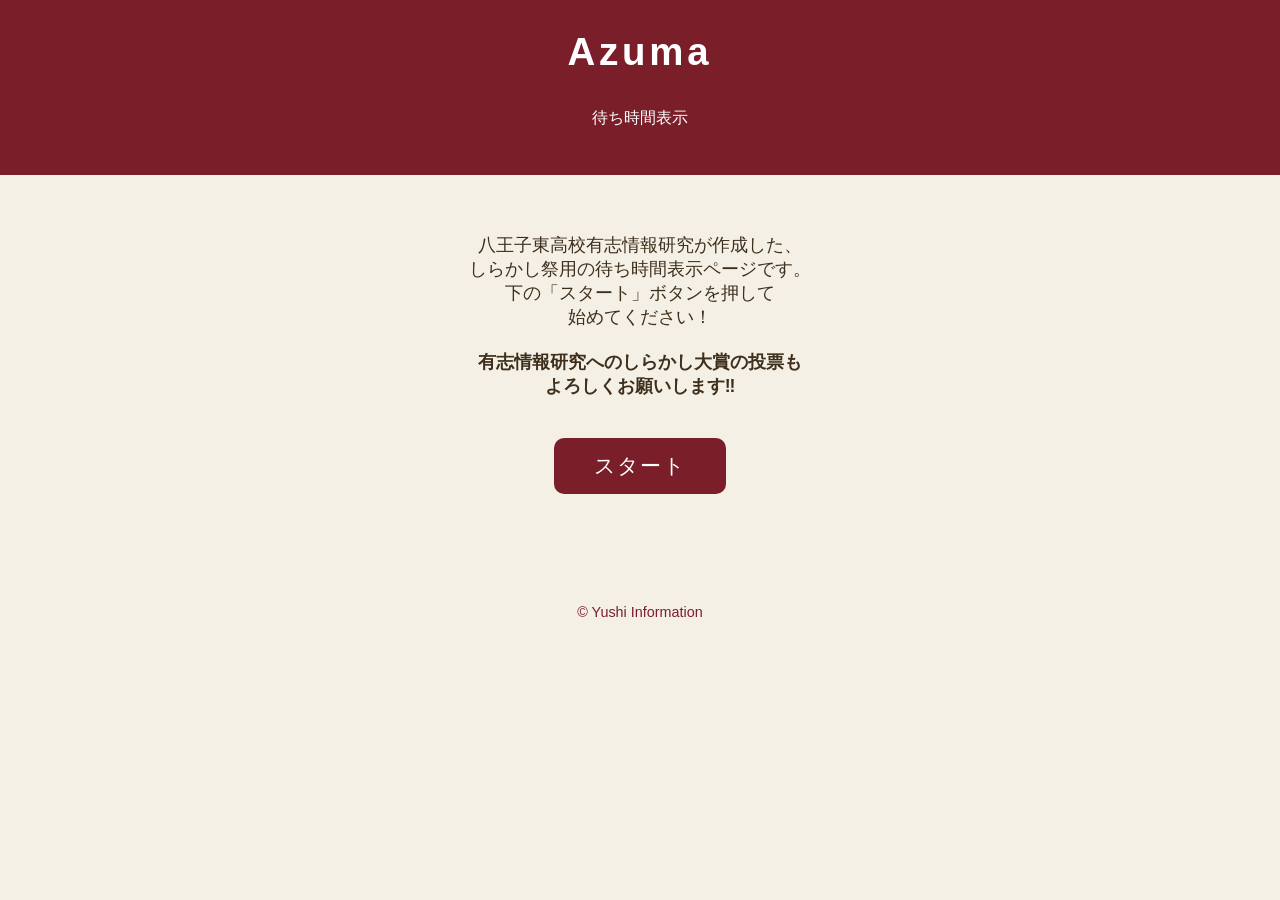
<file: index.html>
<!DOCTYPE html>
<html lang="ja">
<head>
    <meta charset="UTF-8">
    <meta name="viewport" content="width=device-width, initial-scale=1.0">
    <title>Azuma - 待ち時間表示</title>

    <style>
        body {
            margin: 0;
            font-family: "Hiragino Sans", "Noto Sans JP", sans-serif;
            background-color: #f5f0e6;
            color: #3e2f1c;
            text-align: center;
        }

        header {
            background-color: #7a1f2a;
            color: white;
            padding: 30px 10px;
        }

        h1 {
            margin: 0;
            font-size: 2.4rem;
            letter-spacing: 0.1em;
        }

        main {
            padding: 40px 10px;
        }

        .description {
            font-size: 1.1rem;
            margin-bottom: 30px;
        }

        .nav-buttons {
            margin-top: 20px;
        }

        .nav-buttons a {
            display: inline-block;
            background-color: #7a1f2a;
            color: white;
            padding: 14px 40px;
            margin: 10px;
            border-radius: 10px;
            text-decoration: none;
            font-size: 1.3rem;
            letter-spacing: 0.05em;
            transition: 0.2s;
        }

        .nav-buttons a:hover {
            background-color: #5c1820;
        }

        footer {
            margin-top: 40px;
            padding: 20px;
            font-size: 0.9rem;
            color: #7a1f2a;
        }
    </style>
</head>

<body>

<header>
    <h1>Azuma</h1>
    <br>
    <p>待ち時間表示</p>
</header>

<main>
    <p class="description">
        八王子東高校有志情報研究が作成した、<br>
        しらかし祭用の待ち時間表示ページです。<br>
        下の「スタート」ボタンを押して<br>
        始めてください！<br><br>

        <strong>有志情報研究へのしらかし大賞の投票も<br>よろしくお願いします‼</strong>
    </p>

    <div class="nav-buttons">
        <a href="main.html">スタート</a>
    </div>
</main>

<footer>
    © Yushi Information
</footer>

</body>
</html>
</file>
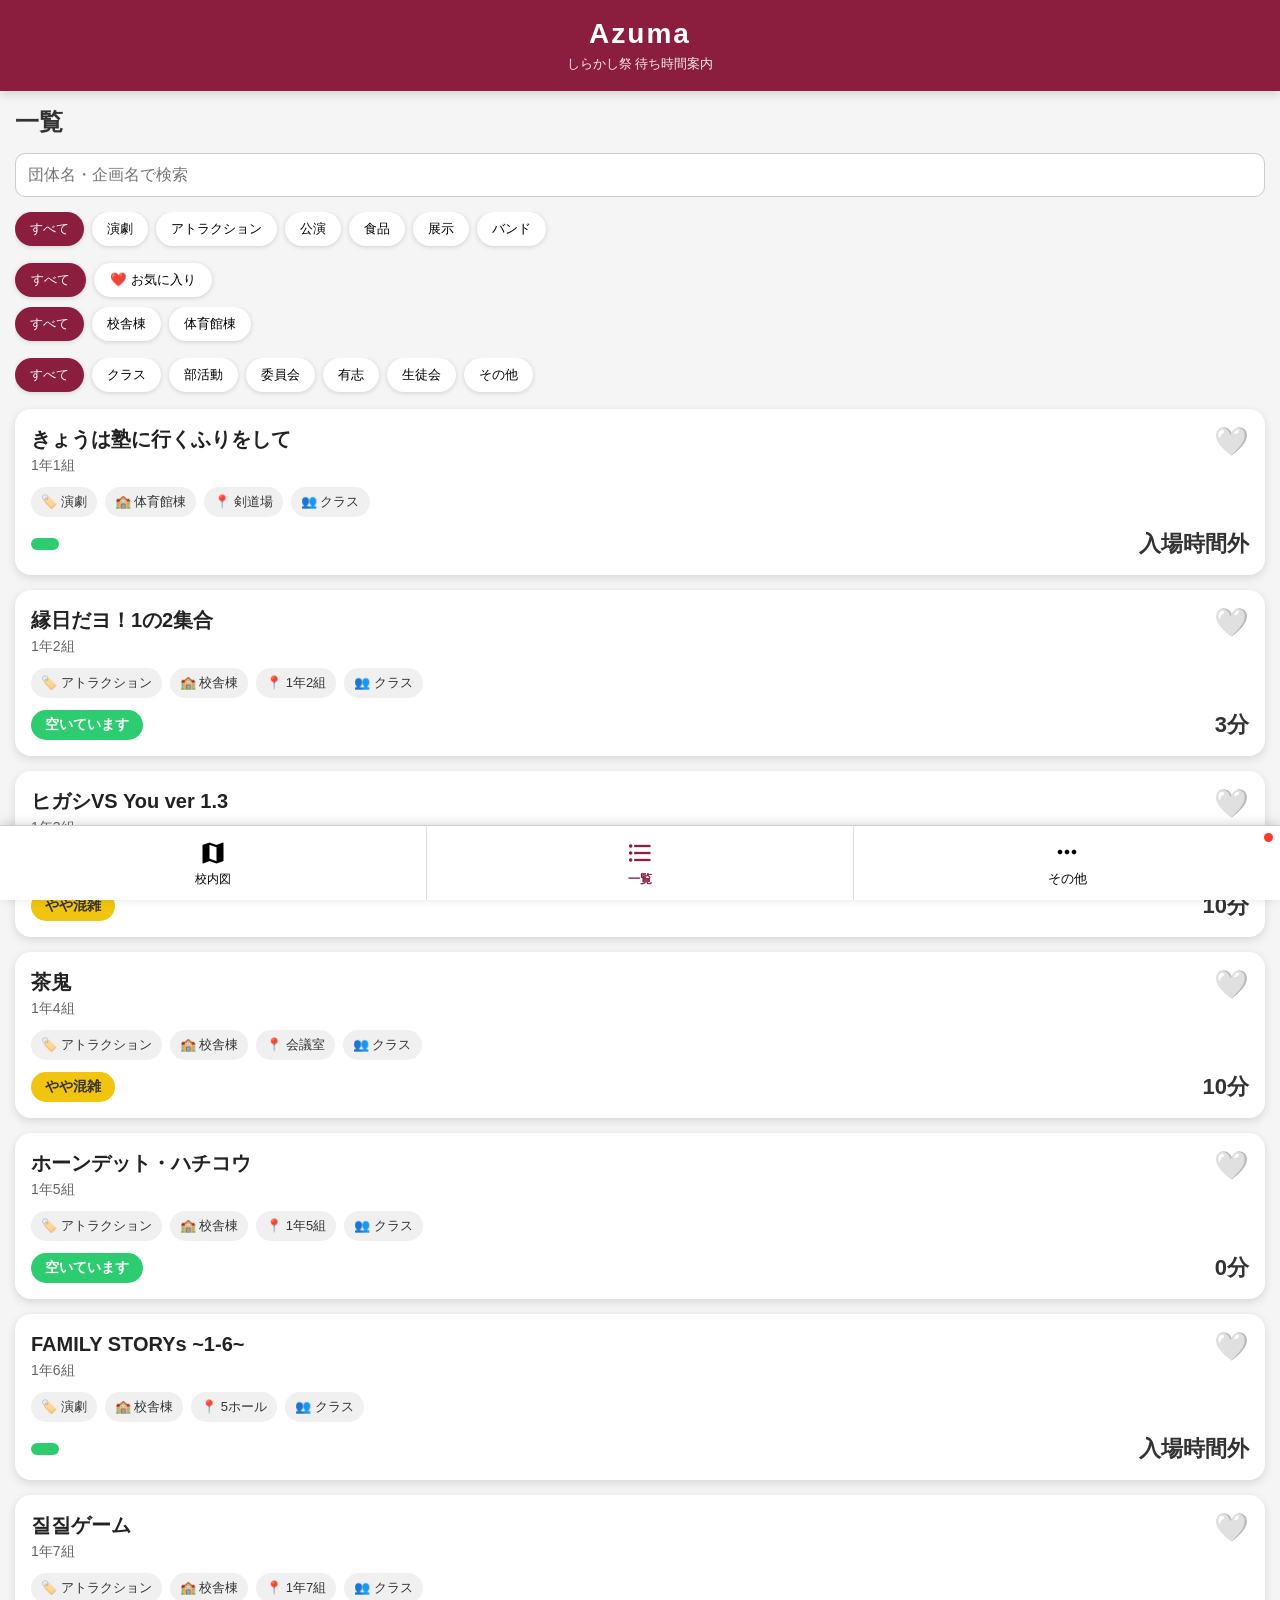
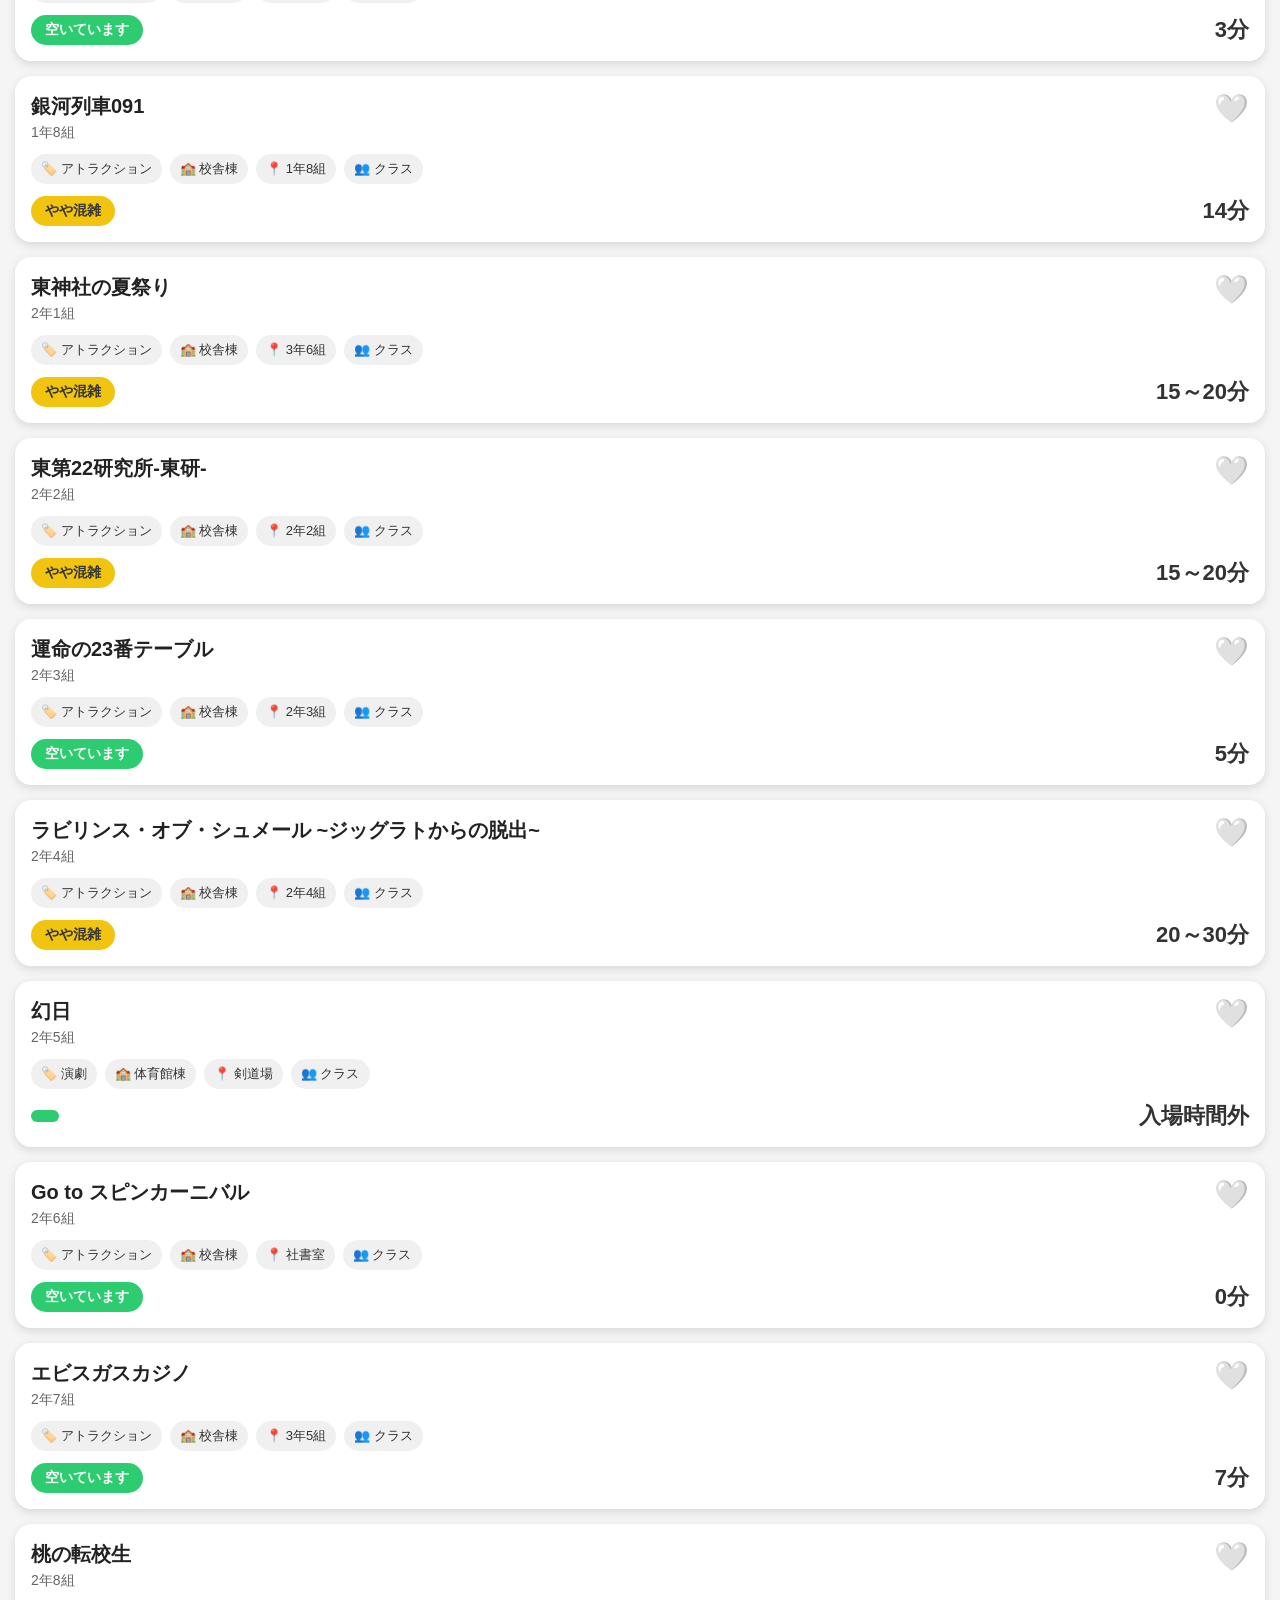
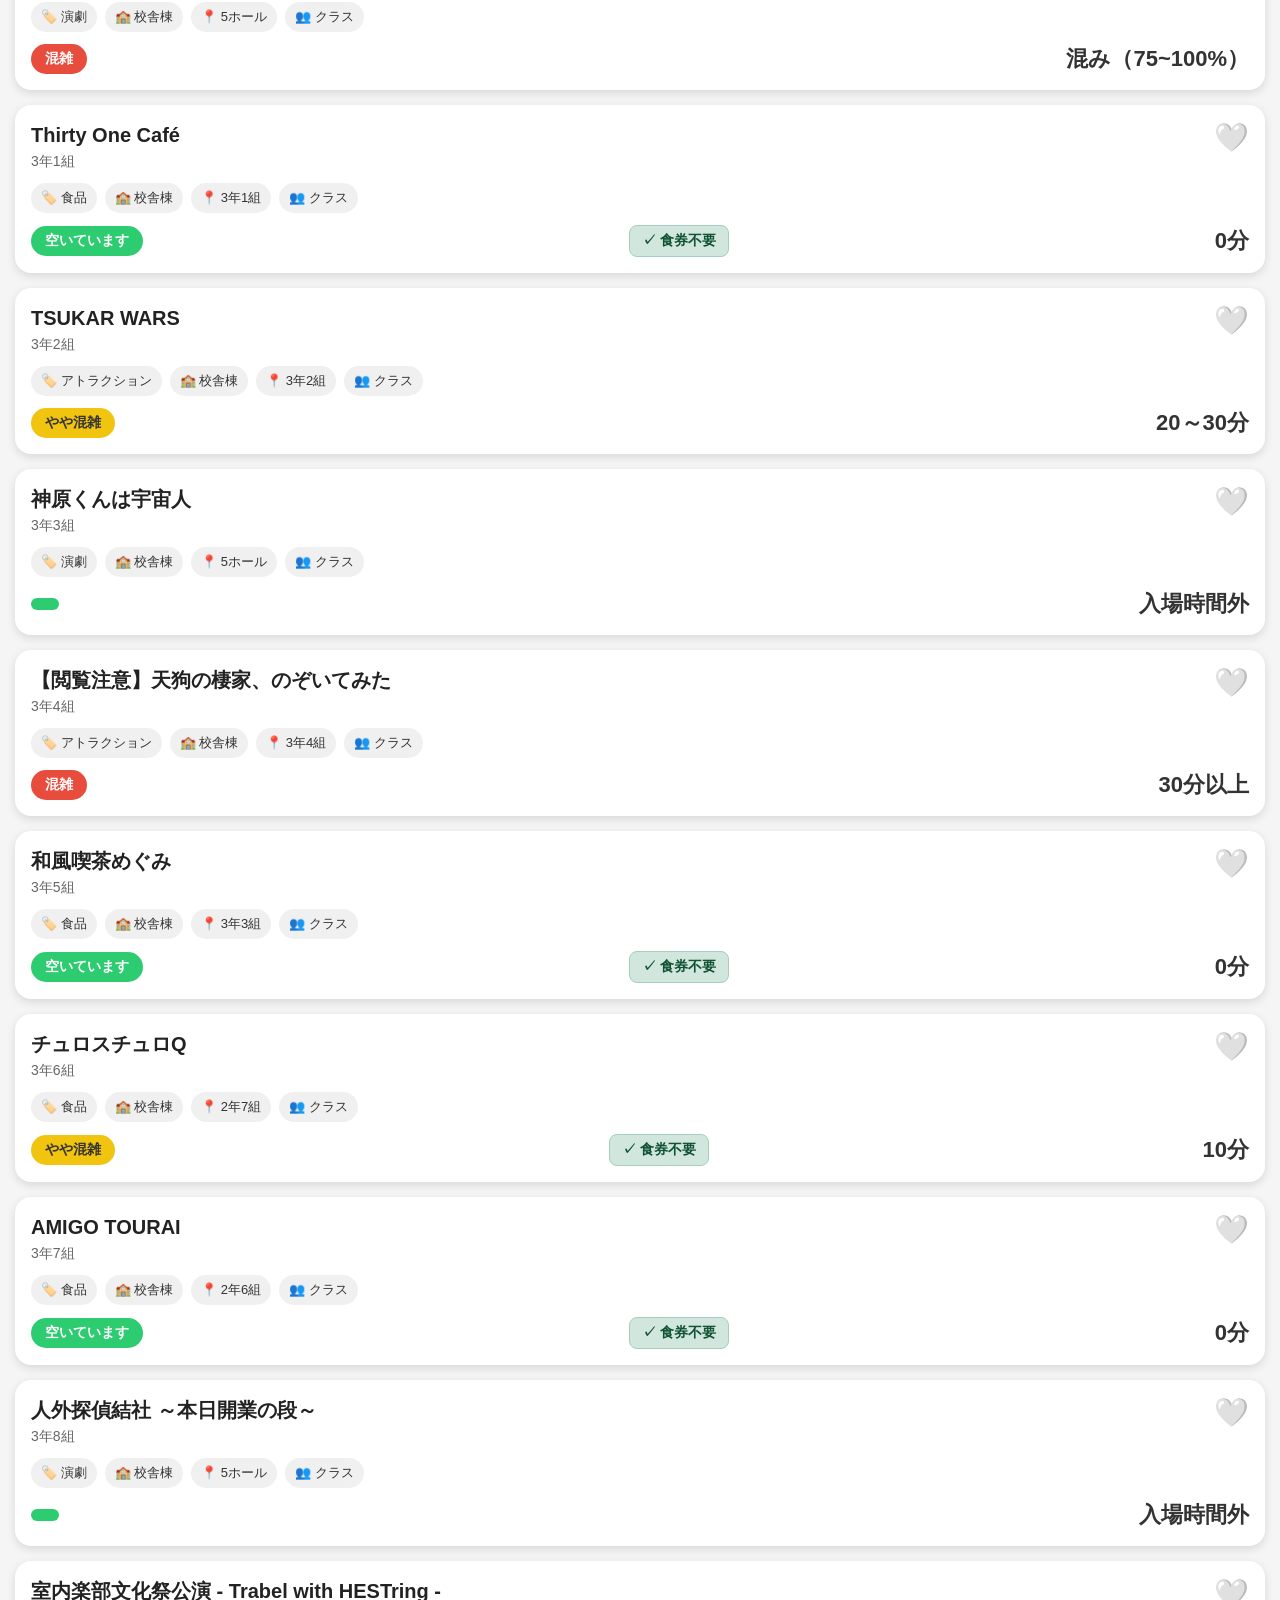
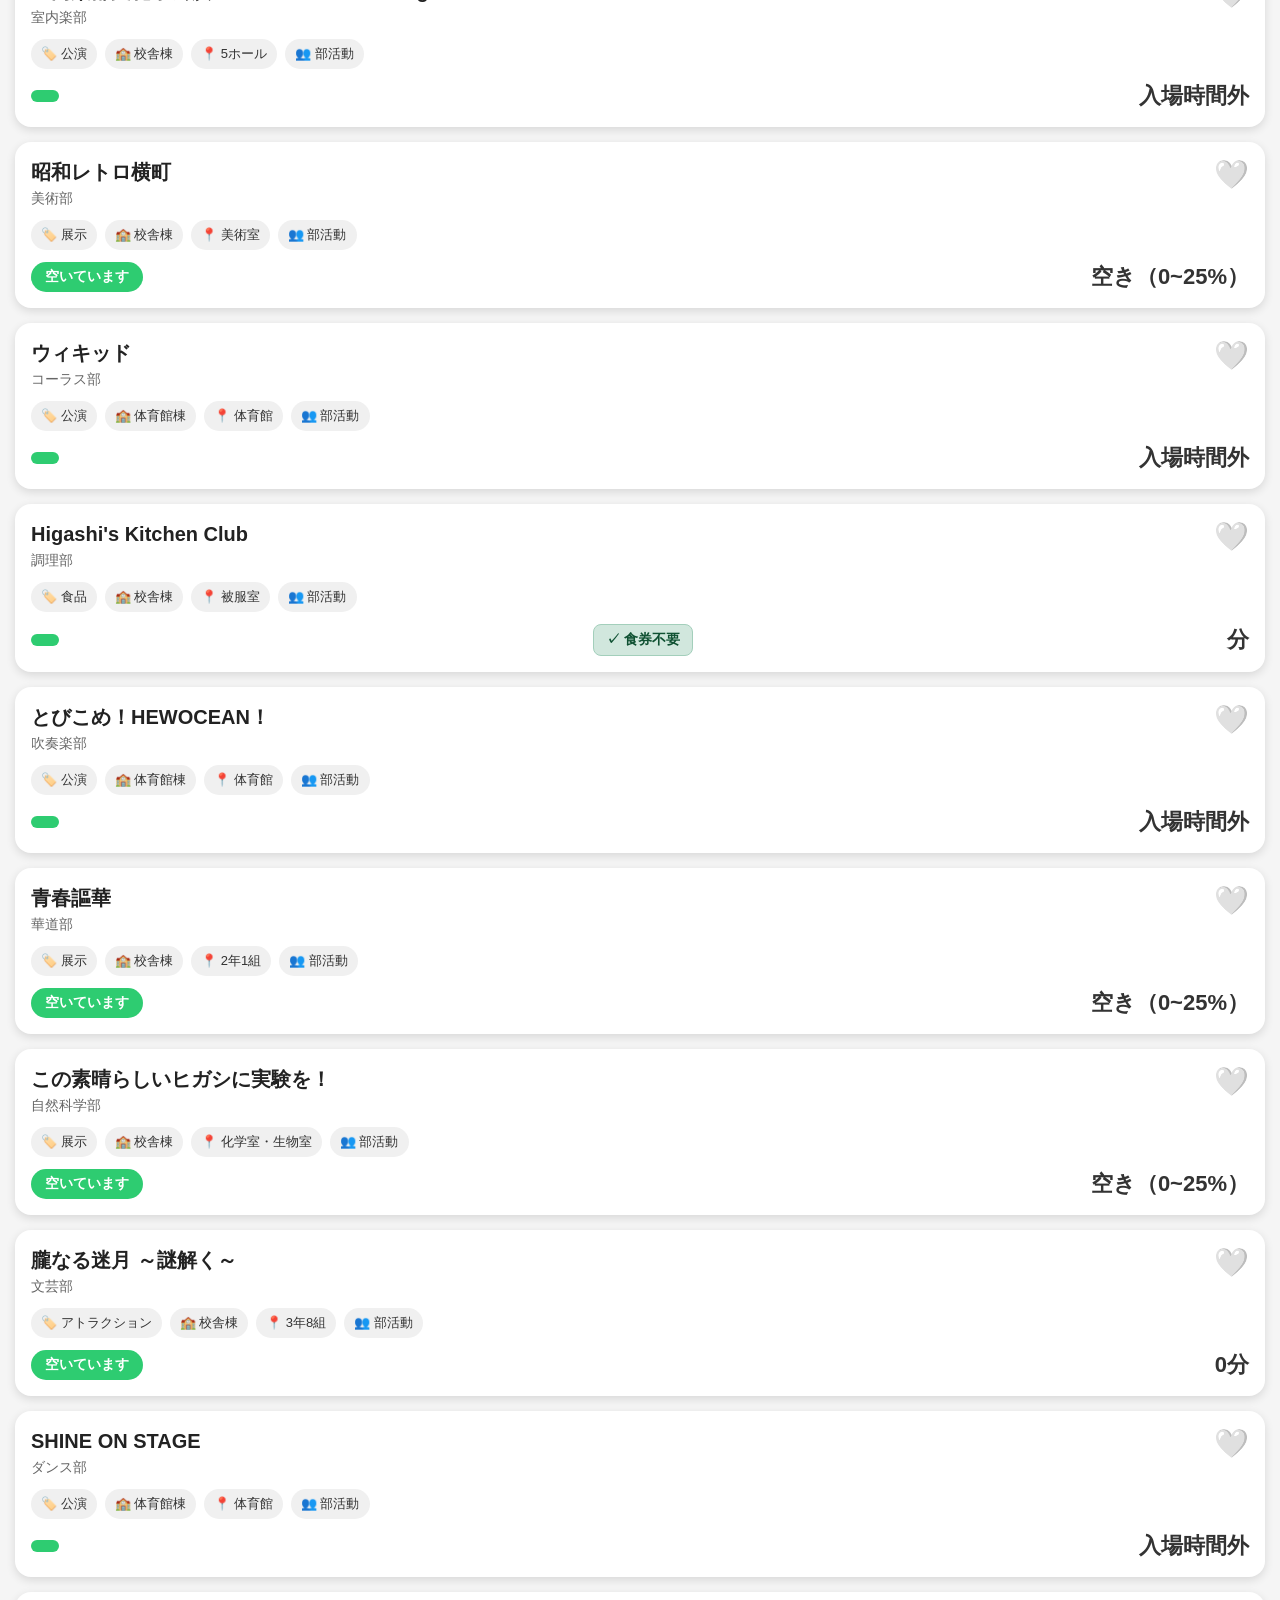
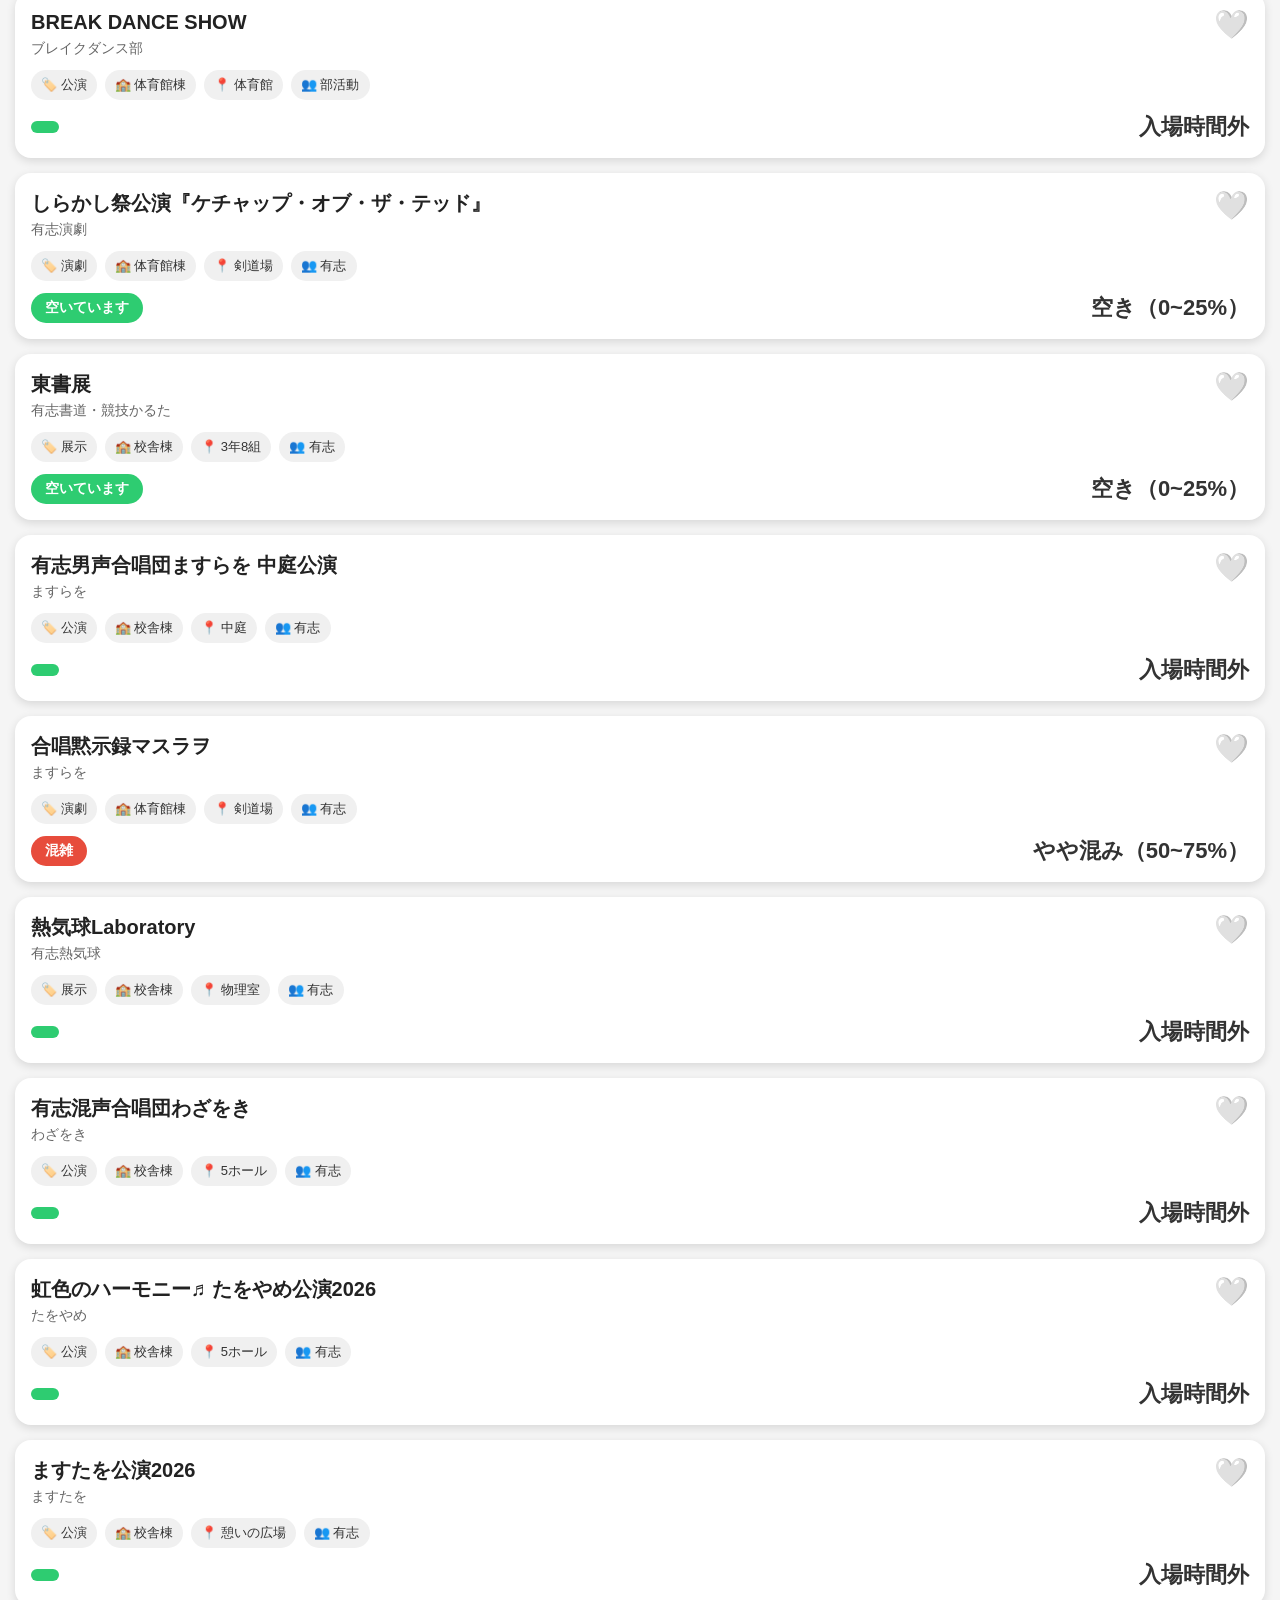
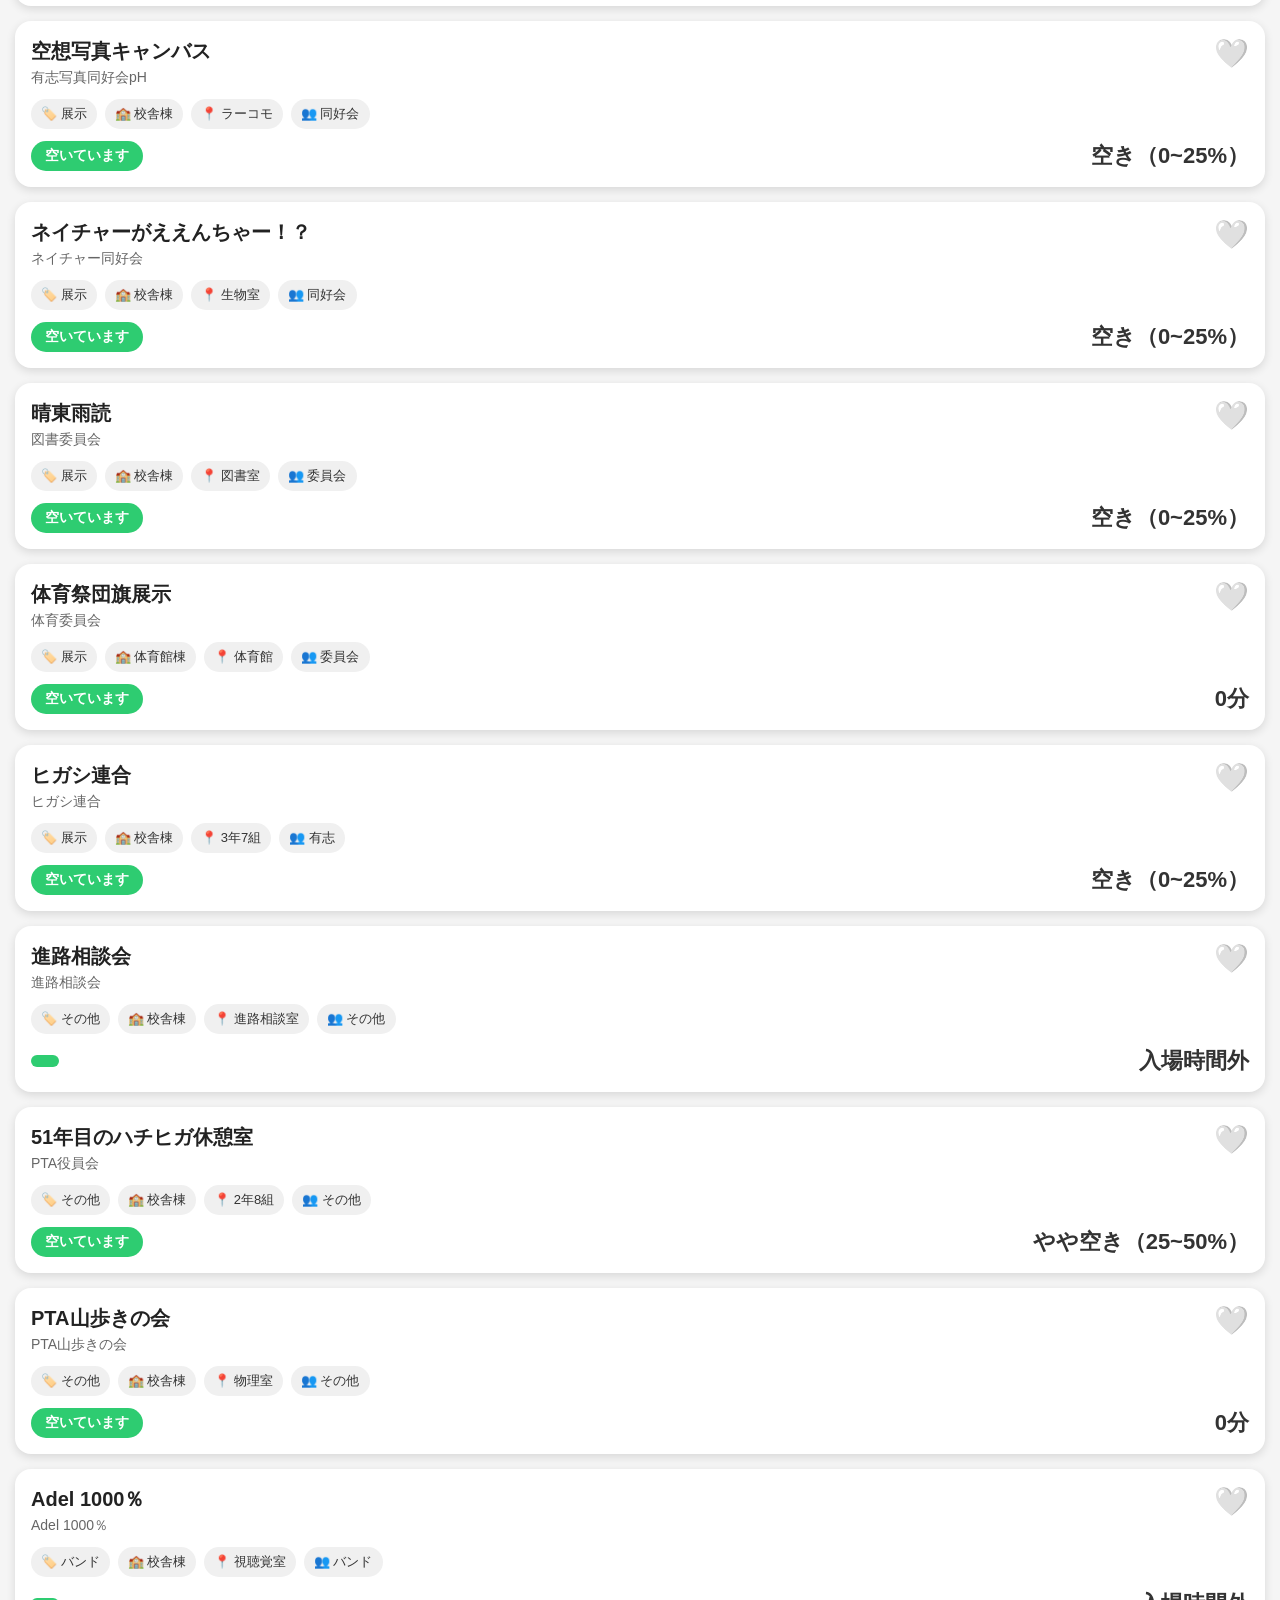
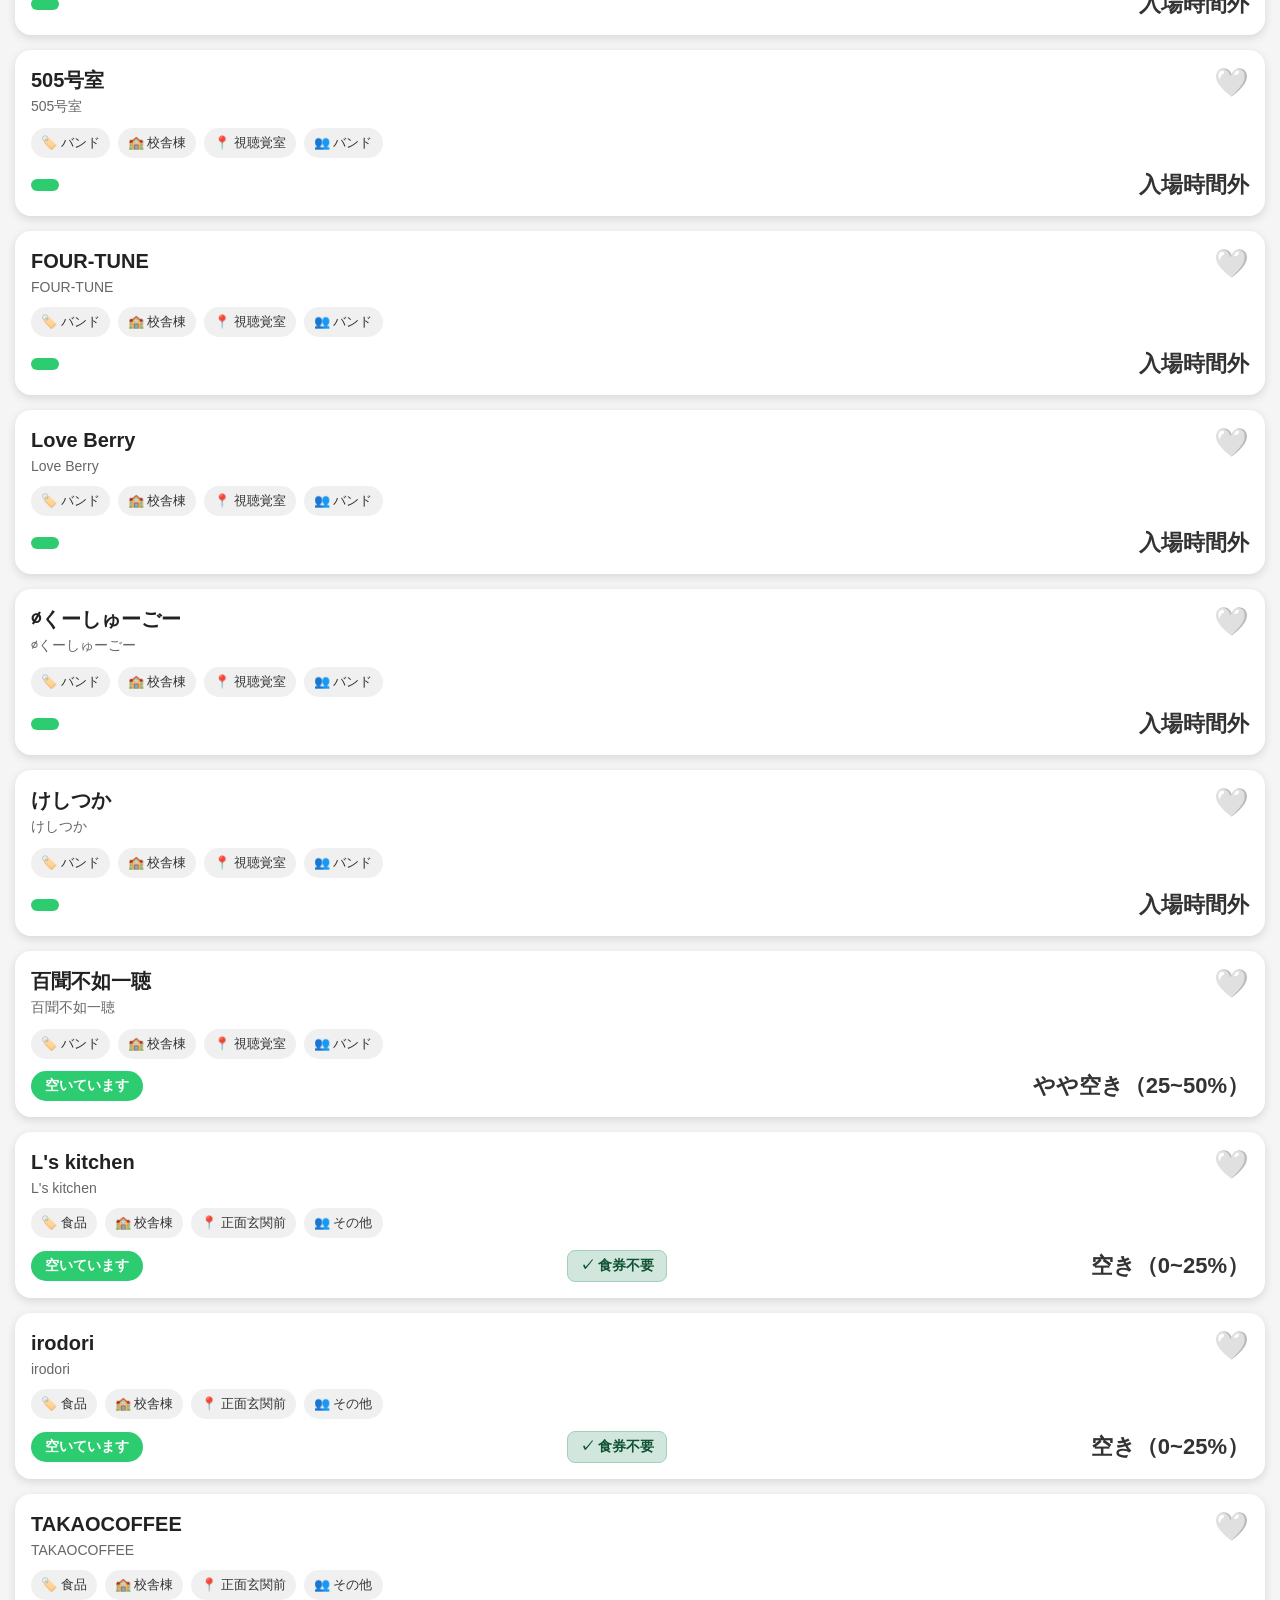
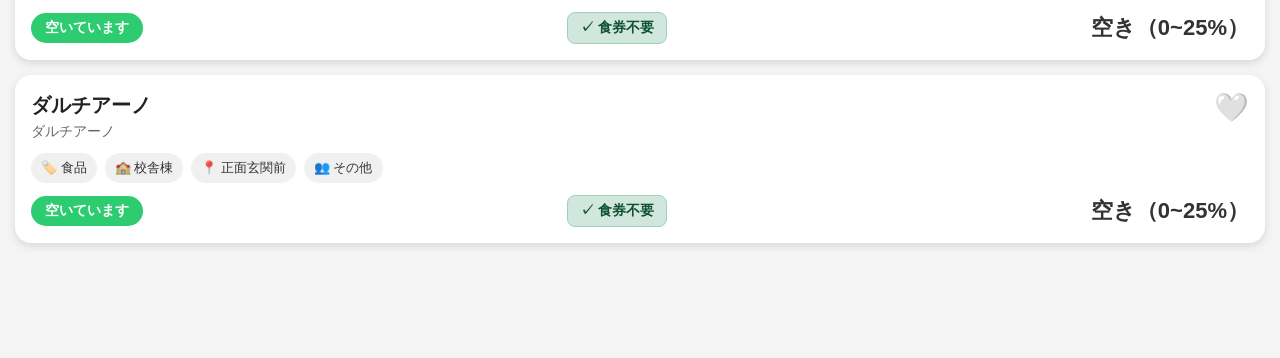
<file: main.html>
<!DOCTYPE html>
<html lang="ja">

<head>

    <meta charset="UTF-8">
    <meta name="viewport" content="width=device-width, initial-scale=1.0">

    <title>AZUMA</title>

    <!-- Google Material Icons -->
    <link href="https://fonts.googleapis.com/icon?family=Material+Icons" rel="stylesheet">

    <!-- CSS -->
    <link rel="stylesheet" href="style.css" type="text/css">

</head>

<body>

    <!-- ==========================
         Header
    =========================== -->

    <header class="header">

        <h1>Azuma</h1>

        <div class="subTitle">
            しらかし祭 待ち時間案内
        </div>

    </header>


    <!-- ==========================
         校内図
    =========================== -->

    <section id="mapPage" class="page">

        <div class="pageTitle">
            校内図
        </div>

        <div class="mapBox">

            <!-- 切り替えボタン -->

            <div class="mapTabs">

                <button
                    class="mapTab activeMapTab"
                    onclick="showMap('school')">

                    校舎棟

                </button>

                <button
                    class="mapTab"
                    onclick="showMap('gym')">

                    体育館棟

                </button>

            </div>


            <!-- ==========================
                 校舎棟
            =========================== -->

            <div id="schoolMap" class="mapArea activeMap">

                <!-- 地図 -->

                <div id="schoolFloorMap" class="floorMap">

                    <img
                        src="map/校舎棟5階.png"
                        class="schoolMapImage"
                        alt="校舎棟5階">

                    

                </div>


                <!-- 階数ボタン -->

                <div class="floorButtons">

                    <button
                        class="floorBtn"
                        onclick="showFloor('school', 1)">

                        1F

                    </button>

                    <button
                        class="floorBtn"
                        onclick="showFloor('school', 2)">

                        2F

                    </button>

                    <button
                        class="floorBtn"
                        onclick="showFloor('school', 3)">

                        3F

                    </button>

                    <button
                        class="floorBtn"
                        onclick="showFloor('school', 4)">

                        4F

                    </button>

                    <button
                        class="floorBtn activeFloor"
                        onclick="showFloor('school', 5)">

                        5F

                    </button>

                </div>

            </div>


            <!-- ==========================
                 体育館棟
            =========================== -->

            <div id="gymMap" class="mapArea">

                <div
                    id="gymFloorMap"
                    class="floorMap">

                    <img
                        id="gymMapImage"
                        class="schoolMapImage"
                        src="map/体育館1階.png"
                        alt="体育館1階">

                </div>


                <!-- 階数ボタン -->

                <div class="floorButtons">

                    <button
                        class="floorBtn activeFloor"
                        onclick="showFloor('gym', 1)">

                        1F

                    </button>

                    <button
                        class="floorBtn"
                        onclick="showFloor('gym', 2)">

                        2F

                    </button>

                    <button
                        class="floorBtn"
                        onclick="showFloor('gym', 3)">

                        3F

                    </button>

                </div>

            </div>

        </div>
        </section>
    

<section id="timetablePage" class="page">

    <div class="timetableHeader">

        <h2>公演スケジュール</h2>

        <div class="timetableDateButtons">

            <button
                id="date5Button"
                onclick="selectTimetableDate('9月5日')">
                9月5日（土）
            </button>

            <button
                id="date6Button"
                onclick="selectTimetableDate('9月6日')">
                9月6日（日）
            </button>

        </div>

    </div>

    <div class="timetableCurrentTime">
        現在時刻：
        <span id="timetableCurrentTime">--:--</span>
    </div>

    <div class="timetableWrapper">

        <div id="timetableGrid"></div>

    </div>

</section>


    <!-- ==========================
         一覧
    =========================== -->

    <section id="listPage" class="page">

        <div class="pageTitle">
            一覧
        </div>


        <!-- 検索 -->

        <div class="searchArea">

            <input
                id="searchBox"
                type="text"
                placeholder="団体名・企画名で検索">

        </div>


        <!-- カテゴリ -->

        <div class="filterArea">

            <button
                class="filterBtn activeFilter"
                onclick="filterCategory('すべて')">

                すべて

            </button>

            <button
                class="filterBtn"
                onclick="filterCategory('演劇')">

                演劇

            </button>

            <button
                class="filterBtn"
                onclick="filterCategory('アトラクション')">

                アトラクション

            </button>

            <button
                class="filterBtn"
                onclick="filterCategory('公演')">

                公演

            </button>

            <button
                class="filterBtn"
                onclick="filterCategory('食品')">

                食品

            </button>


            <button
                class="filterBtn"
                onclick="filterCategory('展示')">

                展示

            </button>

            <button
                class="filterBtn"
                onclick="filterCategory('バンド')">

                バンド

            </button>
        </div>

<div class="favoriteFilter">

    <button
        id="allBoothsBtn"
        class="favoriteFilterBtn activeFavoriteFilter"
        onclick="filterFavorite(false)">

        すべて

    </button>

    <button
        id="favoriteOnlyBtn"
        class="favoriteFilterBtn"
        onclick="filterFavorite(true)">

        ❤️ お気に入り

    </button>

</div>
        <!-- 建物 -->

        <div class="buildingFilter">

            <button
                class="buildingBtn activeBuilding"
                onclick="filterBuilding('すべて')">

                すべて

            </button>

            <button
                class="buildingBtn"
                onclick="filterBuilding('校舎棟')">

                校舎棟

            </button>

            <button
                class="buildingBtn"
                onclick="filterBuilding('体育館棟')">

                体育館棟

            </button>

        </div>


        <!-- 団体種別 -->

        <div class="groupFilter">

            <button
                class="groupBtn activeGroup"
                onclick="filterGroup('すべて')">

                すべて

            </button>

            <button
                class="groupBtn"
                onclick="filterGroup('クラス')">

                クラス

            </button>

            <button
                class="groupBtn"
                onclick="filterGroup('部活動')">

                部活動

            </button>

            <button
                class="groupBtn"
                onclick="filterGroup('委員会')">

                委員会

            </button>

            <button
                class="groupBtn"
                onclick="filterGroup('有志')">

                有志

            </button>

            <button
                class="groupBtn"
                onclick="filterGroup('生徒会')">

                生徒会

            </button>

            <button
                class="groupBtn"
                onclick="filterGroup('その他')">

                その他

            </button>

        </div>


        <!-- 団体一覧 -->

        <div id="boothList">
        </div>

    </section>


    <!-- ==========================
         その他
    =========================== -->

    <section id="otherPage" class="page">

      

        <div class="pageTitle">
            その他
        </div>


        <div class="otherMenu">
              <div
        class="menuCard"
        onclick="showSchedulePage(this)">

                <span class="material-icons">
                    schedule
                </span>

                <div>

                    <h3>タイムテーブル</h3>

                    <p>
                        公演時間はこちら。
                    </p>

                </div>

            </div>


          <div
    class="menuCard noticeMenuCard"
    onclick="showNoticePage()">
                <span class="material-icons">
                    campaign
                </span>

                <div>

                    <h3>お知らせ</h3>

                    <p>
                        運営からのお知らせを表示します。
                    </p>

                    <span
    id="noticeBadge"
    class="newNoticeDot">
</span>

                </div>

            </div>


            <div
    class="menuCard"
    onclick="showPamphletPage()">

                <span class="material-icons">
                    description
                </span>

                <div>

                    <h3>パンフレット</h3>

                    <p>
                        パンフレットを閲覧できます。
                    </p>

                </div>

            </div>


            <!-- 電車 -->

            <div
                class="menuCard"
                onclick="showTrainPage()">

                <span class="material-icons">
                    train
                </span>

                <div>

                    <h3>電車</h3>

                    <p>
                        次の八高線の電車が分かります。
                    </p>

                </div>

            </div>
            



        </div>

    </section>

     <!-- ==========================
     お知らせ
=========================== -->

<section id="noticePage" class="page">

    <div class="pageTitle">
        お知らせ
    </div>

    <div id="noticeList">
    </div>

</section>
    <!-- ==========================
     おまけ
=========================== -->

<section id="omakePage" class="page">

    <div class="pageTitle">
        おまけ
    </div>

    <div id="omakeList">
    </div>

</section>

<!-- ==========================
     パンフレット
=========================== -->

<section id="pamphletPage" class="page">

    <div class="pamphletViewer">

        <!-- PDF表示 -->

       <div class="pamphletImageBox">

    <img
        id="pamphletImage"
        src="pamphlet/1.jpg"
        alt="パンフレット 1ページ目">

</div>

        <!-- ページ操作 -->

        <div class="pamphletControls">

            <button
                id="pamphletPrev"
                class="pamphletNavButton"
                onclick="previousPamphletPage()">

                ← 前へ

            </button>


            <button
                id="pamphletNext"
                class="pamphletNavButton"
                onclick="nextPamphletPage()">

                次へ →

            </button>

        </div>

    </div>

</section>
    
    <!-- ==========================
         路線図
    =========================== -->

    <section id="trainPage" class="page">

        <div class="trainPageContent">

            <!-- タイトル -->

            <div class="trainTitle">
                <span>電車</span>
            </div>


            <!-- 上り・下り -->

            <div class="trainDirectionButtons">

                <div class="trainDirectionGroup">

                    <button
                        id="upButton"
                        class="trainDirection activeTrainDirection"
                        onclick="selectTrainDirection('up')">

                        上り

                    </button>

                    <div class="trainDirectionInfo">
                        （八王子方面）
                    </div>

                </div>


                <div class="trainDirectionGroup">

                    <button
                        id="downButton"
                        class="trainDirection"
                        onclick="selectTrainDirection('down')">

                        下り

                    </button>

                    <div class="trainDirectionInfo">
                        （拝島方面）
                    </div>

                </div>

            </div>


            <!-- 次の電車 -->

            <div class="nextTrainText">
                次の電車は…
            </div>


            <!-- 時刻 -->

            <div
                id="nextTrainTime"
                class="nextTrainTime">

                --:--

            </div>


            <!-- 現在時刻 -->

            <div
                id="trainCurrentTime"
                class="trainCurrentTime">

                現在時刻は--:--です

            </div>

<!-- ==========================
     時刻表
=========================== -->

<div class="trainScheduleTitle">
    時刻表
</div>

<div
    id="trainSchedule"
    class="trainSchedule">

</div>
            
            <!-- 下部メニュー -->

            <div class="trainBottomMenu">
            </div>

        </div>

    </section>


    <!-- ==========================
         下メニュー
    =========================== -->

    <nav class="bottomNav">

        <button
            class="navBtn"
            onclick="showPage('mapPage', this)">

            <span class="material-icons">
                map
            </span>

            <span>
                校内図
            </span>

        </button>


        <button
            class="navBtn"
            onclick="showPage('listPage', this)">

            <span class="material-icons">
                format_list_bulleted
            </span>

            <span>
                一覧
            </span>

        </button>


        <button
            class="navBtn"
            onclick="showPage('otherPage', this)">

            <span class="material-icons">
                more_horiz
            </span>

            <span>
                その他
            </span>

            <span
    id="otherNoticeBadge"
    class="newNoticeDot">
</span>

        </button>

    </nav>


    <!-- JavaScript -->

    <!-- <script src="data.js"></script> -->

    <script src="JavaScript.js"></script>
    <script src="timetable.js"></script>

</body>

</html>
</file>
<file: style.css>
/* ==========================================
   AZUMA Ver.3
   style.css
========================================== */


/* ==========================================
   基本設定
========================================== */

* {
    margin: 0;
    padding: 0;
    box-sizing: border-box;
    font-family: "Yu Gothic UI", "Meiryo", sans-serif;
}

body {
    background: #f5f5f5;
    color: #333;
    padding-bottom: 90px;
}


/* ==========================================
   Header
========================================== */

.header {
    background: #8B1E3F;
    color: white;
    text-align: center;
    padding: 18px 10px;

    position: sticky;
    top: 0;
    z-index: 100;

    box-shadow: 0 3px 10px rgba(0,0,0,.15);
}

.header h1 {
    font-size: 28px;
    letter-spacing: 2px;
}

.subTitle {
    margin-top: 5px;
    font-size: 13px;
    opacity: .9;
}



/* ==========================================
   Page
========================================== */

.page {
    display: none;
    padding: 15px;
}

.page.active {
    display: block;
}

.pageTitle {
    font-size: 24px;
    font-weight: bold;
    margin-bottom: 15px;
}




/* ==========================================
   校内図
========================================== */

.mapBox {
    background: white;
    border-radius: 15px;
    padding: 16px;

    min-height: 400px;

    box-shadow: 0 2px 8px rgba(0,0,0,.08);
}


/* ==========================================
   校舎棟 / 体育館棟 切り替え
========================================== */

.mapTabs {
    display: flex;
    gap: 10px;
    margin-bottom: 16px;
    width: 100%;
}

.mapTab {
    flex: 1;
    min-width: 0;

    padding: 10px 8px;

    border: none;
    border-radius: 12px;

    background: #e0e0e0;

    font-size: 15px;
    font-weight: bold;

    cursor: pointer;

    transition: .2s;

    text-align: center;
    white-space: nowrap;
}

.mapTab:hover {
    transform: translateY(-1px);
}

.mapTab.activeMapTab {
    background: #8B1E3F;
    color: white;
}


/* ==========================================
   地図エリア
========================================== */

.mapArea {
    display: none;

    position: relative;

    width: 100%;

    border-radius: 12px;
}

.mapArea.activeMap {
    display: block;
}


/* ==========================================
   地図画像エリア
========================================== */

.floorMap {
    position: relative;

    width: 100%;

    overflow: hidden;

    border-radius: 12px;

    display: block;
}


/* ==========================================
   地図画像
========================================== */

.schoolMapImage {
    display: block;

    width: 100%;
    max-width: 100%;

    height: auto;

    border-radius: 12px;

    object-fit: contain;
}


/* ==========================================
   階数ボタン
========================================== */

.floorButtons {
    position: static !important;

    display: flex !important;
    flex-direction: row !important;

    width: 100%;

    gap: 8px;

    margin-top: 12px;
    margin-bottom: 12px;

    z-index: 20;
}

.floorBtn {
    flex: 1;

    width: auto;
    height: 42px;

    border: none;
    border-radius: 10px;

    background: #f0f0f0;
    color: #555;

    font-size: 14px;
    font-weight: bold;

    box-shadow: 0 2px 8px rgba(0,0,0,.15);

    cursor: pointer;

    transition: .2s;
}

.floorBtn:hover {
    transform: translateY(-2px);
}

.floorBtn.activeFloor {
    background: #8B1E3F;
    color: white;
}


/* ==========================================
   スマホ用 階数ボタン
========================================== */

@media screen and (max-width: 600px) {

    .floorButtons {
        position: static !important;

        display: flex !important;
        flex-direction: row !important;

        width: 100%;

        gap: 6px;

        margin-top: 10px;
        margin-bottom: 10px;
    }

    .floorBtn {
        flex: 1;

        width: auto;
        height: 40px;

        font-size: 13px;
    }
}


/* ==========================================
   小さいスマホ
========================================== */

@media screen and (max-width: 380px) {

    .floorButtons {
        gap: 4px;
    }

    .floorBtn {
        height: 38px;

        font-size: 12px;
    }
}


/* ==========================================
   地図プレースホルダー
========================================== */

.mapPlaceholder {
    width: 100%;
    min-height: 420px;

    display: flex;
    justify-content: center;
    align-items: center;

    text-align: center;

    color: #888;

    font-size: 16px;

    background: #fafafa;

    border-radius: 12px;
}


/* ==========================================
   検索
========================================== */

.searchArea {
    margin-bottom: 15px;
}

#searchBox {
    width: 100%;

    padding: 12px;

    border-radius: 10px;

    border: 1px solid #ccc;

    font-size: 16px;

    background: white;

    outline: none;
}

#searchBox:focus {
    border-color: #8B1E3F;
}


/* ==========================================
   絞り込み
========================================== */

.filterArea,
.groupFilter,
.buildingFilter {
    display: flex;

    gap: 8px;

    overflow-x: auto;

    margin-bottom: 12px;

    padding-bottom: 5px;
}


/* スクロールバー */

.filterArea::-webkit-scrollbar,
.groupFilter::-webkit-scrollbar,
.buildingFilter::-webkit-scrollbar {
    height: 5px;
}

.filterArea::-webkit-scrollbar-thumb,
.groupFilter::-webkit-scrollbar-thumb,
.buildingFilter::-webkit-scrollbar-thumb {
    background: #ccc;
    border-radius: 10px;
}


/* ==========================================
   絞り込みボタン
========================================== */

.filterBtn,
.groupBtn,
.buildingBtn {
    flex-shrink: 0;

    border: none;

    background: white;

    padding: 8px 15px;

    border-radius: 30px;

    cursor: pointer;

    transition: .2s;

    box-shadow: 0 1px 5px rgba(0,0,0,.15);
}

.filterBtn:hover,
.groupBtn:hover,
.buildingBtn:hover {
    transform: translateY(-2px);
}

.filterBtn.activeFilter,
.groupBtn.activeGroup,
.buildingBtn.activeBuilding {
    background: #8B1E3F;
    color: white;
}


/* ==========================================
   団体一覧
========================================== */

#boothList {
    display: flex;

    flex-direction: column;

    gap: 15px;

    padding-bottom: 20px;
}


/* ==========================================
   団体カード
========================================== */

.boothCard {
    background: white;

    border-radius: 16px;

    padding: 16px;

    box-shadow: 0 3px 10px rgba(0,0,0,.12);

    transition: .2s;
}

.boothCard:hover {
    transform: translateY(-2px);
}


/* ==========================================
   カード上部
========================================== */

.cardHeader {
    display: flex;

    justify-content: space-between;
    align-items: flex-start;

    gap: 16px;

    margin-bottom: 8px;
}

.titleArea {
    flex: 1;
}

.boothName {
    font-size: 20px;

    font-weight: bold;

    line-height: 1.4;

    color: #222;
}

.boothTitle {
    margin-top: 4px;

    color: #666;

    font-size: 14px;
}


/* ==========================================
   団体タグ
========================================== */

.groupTag {
    display: inline-block;

    background: #8B1E3F;

    color: white;

    font-size: 12px;

    padding: 4px 10px;

    border-radius: 20px;

    margin-bottom: 10px;
}


/* ==========================================
   写真
========================================== */

.boothImage {
    width: 100%;
    height: auto;

    display: block;

    border-radius: 12px;

    margin-top: 12px;
    margin-bottom: 12px;
}


/* ==========================================
   情報
========================================== */

.infoRow {
    display: flex;

    flex-wrap: wrap;

    gap: 8px;

    margin-top: 12px;
    margin-bottom: 10px;
}

.infoChip {
    background: #f0f0f0;

    padding: 6px 10px;

    border-radius: 20px;

    font-size: 13px;
}


/* ==========================================
   待ち時間
========================================== */

.waitRow {
    display: flex;

    justify-content: space-between;
    align-items: center;

    margin-top: 12px;
}

.waitTime {
    font-size: 22px;

    font-weight: bold;
}

.status {
    padding: 6px 14px;

    border-radius: 20px;

    color: white;

    font-size: 14px;

    font-weight: bold;
}


/* ==========================================
   混雑状態
========================================== */

.green {
    background: #2ecc71;
}

.yellow {
    background: #f1c40f;
    color: #333;
}

.red {
    background: #e74c3c;
}


/* ==========================================
   お気に入り
========================================== */

.favoriteBtn {
    background: none;

    border: none;

    font-size: 28px;

    cursor: pointer;

    color: #c7c7c7;

    transition: .2s;

    flex-shrink: 0;
}

.favoriteBtn:hover {
    color: #ff6b9d;

    transform: scale(1.15);
}


/* ==========================================
   その他
========================================== */

.otherMenu {
    display: flex;

    flex-direction: column;

    gap: 15px;
}

.menuCard {
    background: white;

    border-radius: 15px;

    padding: 16px;

    display: flex;

    gap: 15px;

    align-items: center;

    box-shadow: 0 2px 8px rgba(0,0,0,.1);
}

.menuCard .material-icons {
    font-size: 34px;

    color: #8B1E3F;
}

.menuCard h3 {
    margin-bottom: 4px;
}

.menuCard p {
    font-size: 14px;

    color: #666;
}


/* ==========================================
   電車ページ
========================================== */

.trainPageContent {
    text-align: center;
}

.trainTitle {
    font-size: 24px;
    font-weight: bold;
    margin-bottom: 20px;
}

.trainDirectionButtons {
    display: flex;
    gap: 15px;
    margin-bottom: 30px;
}

.trainDirectionGroup {
    flex: 1;
}

.trainDirection {
    width: 100%;
    border: none;
    border-radius: 12px;
    background: #e0e0e0;
    padding: 12px;
    font-size: 17px;
    font-weight: bold;
    cursor: pointer;
}

.trainDirection.activeTrainDirection {
    background: #8B1E3F;
    color: white;
}

.trainDirectionInfo {
    margin-top: 5px;
    font-size: 12px;
    color: #666;
}

.nextTrainText {
    font-size: 18px;
    margin-top: 20px;
}

.nextTrainTime {
    margin-top: 10px;
    font-size: 48px;
    font-weight: bold;
    color: #8B1E3F;
}

.trainCurrentTime {
    margin-top: 10px;
    font-size: 14px;
    color: #666;
}

.trainBottomMenu {
    margin-top: 30px;
}


/* ==========================================
   下メニュー
========================================== */

.bottomNav {
    position: fixed;

    bottom: 0;
    left: 0;

    width: 100%;
    height: 75px;

    background: white;

    display: flex;

    border-top: 1px solid #ccc;

    box-shadow: 0 -2px 10px rgba(0,0,0,.15);

    z-index: 100;
}

.navBtn {
    flex: 1;

    border: none;

    background: white;

    display: flex;

    flex-direction: column;

    justify-content: center;
    align-items: center;

    gap: 4px;

    cursor: pointer;

    transition: .2s;
}

.navBtn:not(:last-child) {
    border-right: 1px solid #ddd;
}

.navBtn .material-icons {
    font-size: 28px;
}

.navBtn span:last-child {
    font-size: 12px;
}

.navBtn.activeNav {
    color: #8B1E3F;

    font-weight: bold;
}


/* ==========================================
   スマホ
========================================== */

@media screen and (max-width: 600px) {

    .page {
        padding: 12px;
    }

    .pageTitle {
        font-size: 22px;
    }

    .boothName {
        font-size: 18px;
    }

    .waitTime {
        font-size: 20px;
    }

    .mapBox {
        padding: 12px;
    }

    .mapTabs {
        gap: 8px;
    }

    .mapTab {
        font-size: 14px;
        padding: 9px 6px;
    }

    .floorButtons {
        gap: 5px;
    }

    .floorBtn {
        width: auto;
        height: 36px;

        font-size: 12px;
    }

    .schoolMapImage {
        width: 100%;
        height: auto;
    }

    .trainDirectionButtons {
        gap: 8px;
    }

    .nextTrainTime {
        font-size: 40px;
    }
}


/* ==========================================
   小さいスマホ
========================================== */

@media screen and (max-width: 380px) {

    .floorButtons {
        gap: 4px;
    }

    .floorBtn {
        height: 34px;

        font-size: 11px;
    }

    .mapBox {
        padding: 10px;
    }
}


/* ==========================================
   マップ上の待ち時間
========================================== */

.mapWaitTime {
    position: absolute;

    top: 15px;
    left: 15px;

    background: #8B1E3F;
    color: white;

    padding: 10px 16px;

    border-radius: 12px;

    font-size: 18px;
    font-weight: bold;

    box-shadow: 0 3px 10px rgba(0,0,0,.25);

    z-index: 10;
}


/* スマホ */

@media screen and (max-width: 600px) {

    .mapWaitTime {
        top: 10px;
        left: 10px;

        padding: 8px 12px;

        font-size: 15px;
    }

}

/* ==========================================
   お知らせ
========================================== */

#noticeList {
    display: flex;
    flex-direction: column;
    gap: 15px;
    padding: 15px;
}


.noticeCard {
    background: white;
    border-radius: 14px;
    padding: 18px;

    box-shadow:
        0 3px 10px rgba(0, 0, 0, 0.08);

    border-left: 5px solid #8B1E3F;

}


.noticeDate {
    font-size: 13px;
    color: #888;
    margin-bottom: 6px;
}


.noticeTitle {
    font-size: 18px;
    font-weight: bold;
    margin-bottom: 10px;
    color: #222;
}


.noticeText {
    font-size: 14px;
    line-height: 1.7;
    color: #555;
}

/* ==========================================
   新規お知らせ赤丸
========================================== */

.newNoticeDot {

    display: none;

    width: 9px;
    height: 9px;

    background: #ff3b30;

    border-radius: 50%;

    flex-shrink: 0;

}


.newNoticeDot.showNewNoticeDot {

    display: block;

}


/* お知らせカード */

.noticeCardHeader {

    display: flex;

    justify-content: space-between;

    align-items: center;

}


/* お知らせメニュー */


.noticeMenuCard {
    position: relative;
}

.noticeMenuCard .newNoticeDot {
    position: absolute;
    top: 8px;
    right: 8px;

    width: 10px;
    height: 10px;

    background-color: #ff3b30;
    border-radius: 50%;

    display: none;
}


/* 新しいお知らせがあるときだけ表示 */
.noticeMenuCard .newNoticeDot.showNewNoticeDot {
    display: block;
}


/* その他ボタン */

.navBtn {

    position: relative;

}


.navBtn > .newNoticeDot {

    position: absolute;

    top: 7px;
    right: 7px;

}

.favoriteFilter {
    display: flex;
    gap: 8px;
    margin: 10px 0;
}

.favoriteFilterBtn {
    padding: 8px 16px;
    border: none;
    border-radius: 20px;
    background: white;
    cursor: pointer;

    box-shadow: 0 1px 5px rgba(0,0,0,.15);

    transition: .2s;
}

.favoriteFilterBtn:hover {
    transform: translateY(-2px);
}

.favoriteFilterBtn.activeFavoriteFilter {
    background: #8B1E3F;
    color: white;
}

/* ==========================================
   パンフレット
========================================== */

.pamphletViewer {
    width: 100%;
    max-width: 900px;

    margin: 0 auto;

    text-align: center;
}


/* PDF表示部分 */

.pamphletPdfBox {
    width: 100%;

    height: 70vh;
    min-height: 500px;

    background: #ddd;

    border-radius: 15px;

    overflow: hidden;

    box-shadow: 0 3px 12px rgba(0,0,0,.15);
}


.pamphletPdfBox iframe {
    width: 100%;
    height: 100%;

    border: none;

    display: block;
}


/* ページ番号 */

.pamphletPageNumber {
    margin-top: 12px;

    font-size: 15px;

    font-weight: bold;

    color: #555;
}


/* 操作ボタン */

.pamphletControls {
    display: flex;

    gap: 10px;

    margin-top: 12px;
}


.pamphletNavButton {
    flex: 1;

    height: 48px;

    border: none;

    border-radius: 12px;

    background: #8B1E3F;

    color: white;

    font-size: 15px;

    font-weight: bold;

    cursor: pointer;

    box-shadow: 0 2px 8px rgba(0,0,0,.15);

    transition: .2s;
}


.pamphletNavButton:hover {
    transform: translateY(-2px);

    box-shadow: 0 4px 10px rgba(0,0,0,.2);
}


/* 押せない状態 */

.pamphletNavButton:disabled {
    background: #ddd;

    color: #999;

    box-shadow: none;

    cursor: default;

    transform: none;
}


/* スマホ */

@media screen and (max-width: 600px) {

    .pamphletPdfBox {
        height: 65vh;

        min-height: 400px;

        border-radius: 12px;
    }

    .pamphletNavButton {
        height: 45px;

        font-size: 14px;
    }

}

/* ==========================================
   パンフレット JPG表示
========================================== */

.pamphletViewer {
    width: 100%;
    max-width: 700px;

    margin: 0 auto;

    display: flex;
    flex-direction: column;
    align-items: center;
}


/* 画像エリア */

.pamphletImageBox {
    width: 100%;

    height: calc(100vh - 250px);

    display: flex;
    justify-content: center;
    align-items: center;

    overflow: hidden;
}


/* パンフレット画像 */

#pamphletImage {
    display: block;

    max-width: 100%;
    max-height: 100%;

    width: auto;
    height: auto;

    object-fit: contain;

    border-radius: 8px;
}


/* ページ番号 */

.pamphletPageNumber {
    margin-top: 8px;

    font-size: 15px;
    font-weight: bold;

    color: #555;
}


/* 前へ・次へ */

.pamphletControls {
    width: 100%;

    display: flex;

    gap: 10px;

    margin-top: -30px;
}


.pamphletNavButton {
    flex: 1;

    height: 45px;

    border: none;

    border-radius: 12px;

    background: #8B1E3F;

    color: white;

    font-size: 15px;

    font-weight: bold;

    cursor: pointer;

    box-shadow: 0 2px 8px rgba(0,0,0,.15);
}


.pamphletNavButton:disabled {
    background: #ddd;

    color: #999;

    box-shadow: none;

    cursor: default;
}


/* スマホ */

@media screen and (max-width: 600px) {

    .pamphletViewer {
        max-width: 100%;
    }

    .pamphletImageBox {
        height: calc(100vh - 245px);
    }

    .pamphletNavButton {
        height: 42px;

        font-size: 14px;
    }

}

/* ==========================================
   パンフレット
========================================== */

#pamphletPage {
    position: fixed;

    /*
      ヘッダーの下から
      下メニューの上まで
    */
    top: 0;
    left: 0;
    right: 0;
    bottom: 0;

    padding-top: 80px;
    padding-bottom: 70px;

    box-sizing: border-box;

    overflow: hidden;
}


/* パンフレット全体 */

#pamphletPage .pamphletViewer {

    width: 100%;
    height: 100%;

    box-sizing: border-box;

    display: flex;
    flex-direction: column;

    align-items: center;
    justify-content: center;

    overflow: hidden;

    padding: 5px 10px;
}


/* パンフレット画像部分 */

#pamphletPage .pamphletImageBox {

    width: 100%;

    flex: 1 1 auto;

    min-height: 0;

    display: flex;

    align-items: center;
    justify-content: center;

    overflow: hidden;
}


/* パンフレット画像 */

#pamphletPage #pamphletImage {

    display: block;

    width: auto;
    height: auto;

    max-width: 100%;
    max-height: 100%;

    object-fit: contain;
}


/* ページ番号 */

#pamphletPage .pamphletPageNumber {

    flex: 0 0 auto;

    margin: 4px 0;

    font-size: 14px;
    line-height: 20px;
}


/* ボタン */

#pamphletPage .pamphletControls {

    flex: 0 0 auto;

    width: 100%;

    display: flex;

    justify-content: center;

    gap: 10px;

    margin: 4px 0;
}


/* 前へ・次へ */

#pamphletPage .pamphletNavButton {

    height: 42px;

    padding: 0 18px;

    border: none;
    border-radius: 10px;

    background: #333;
    color: #fff;

    font-size: 15px;
    font-weight: bold;

    white-space: nowrap;
}


/* 無効 */

#pamphletPage .pamphletNavButton:disabled {

    background: #ccc;
    color: #888;

}


/* ==========================================
   スマホ
========================================== */

@media (max-width: 600px) {

    #pamphletPage {

        padding-top: 65px;
        padding-bottom: 65px;

    }


    #pamphletPage .pamphletViewer {

        padding: 3px 6px;

    }


    #pamphletPage .pamphletPageNumber {

        margin: 2px 0;

        font-size: 13px;

        line-height: 18px;

    }


    #pamphletPage .pamphletControls {

        margin: 2px 0;

        gap: 8px;

    }


    #pamphletPage .pamphletNavButton {

        height: 38px;

        padding: 0 15px;

        font-size: 14px;

    }

}

/* ==========================================
   タイムテーブル 完全版
========================================== */

#timetablePage {
    padding: 10px;
    box-sizing: border-box;
    overflow: visible;
}

#timetablePage .timetableWrapper {
    width: 100%;
    height: calc(100vh - 175px);
    overflow-x: auto;
    overflow-y: auto;
    -webkit-overflow-scrolling: touch;
}

#timetablePage .timetable {
    width: max-content;
    min-width: 910px;
}

/* ==========================================
   ヘッダー
========================================== */

#timetablePage .timetableHeaderRow {
    display: grid;

    grid-template-columns: 70px repeat(7, 120px);

    height: 42px;

    position: sticky;
    top: 0;

    z-index: 30;

    background: white;
}

#timetablePage .timetableTimeHeader,
#timetablePage .timetablePlaceHeader {
    display: flex;
    align-items: center;
    justify-content: center;

    box-sizing: border-box;

    border-right: 1px solid #999;
    border-bottom: 1px solid #999;

    background: white;

    font-size: 13px;
    font-weight: bold;

    white-space: nowrap;
}

/* ==========================================
   本体
========================================== */

#timetablePage .timetableBody {
    position: relative;

    display: grid;

    grid-template-columns: 70px repeat(7, 120px);

    /*
      9:00 → 15:30
      6.5時間 × 120px
      = 780px
    */
    height: 780px;

    min-height: 780px;

    background: white;

    overflow: visible;
}

/* ==========================================
   時間列
========================================== */

#timetablePage .timetableTimeColumn {
    position: relative;

    height: 780px;

    border-right: 1px solid #555;

    background: white;

    z-index: 5;
}

#timetablePage .timetableTime {
    position: absolute;

    left: 0;

    width: 100%;

    transform: translateY(-50%);

    text-align: center;

    font-size: 12px;

    color: #333;

    z-index: 10;
}

/* ==========================================
   会場列
========================================== */

#timetablePage .timetableColumn {
    position: relative;

    width: 120px;

    min-width: 120px;

    height: 780px;

    border-right: 1px solid #aaa;

    background: #fafafa;

    overflow: visible;
}

/* ==========================================
   30分ごとの横線
========================================== */

#timetablePage .timetableHorizontalLine {
    position: absolute;

    left: 0;
    right: 0;

    height: 1px;

    background: #ddd;

    pointer-events: none;

    z-index: 1;
}

/* ==========================================
   出し物
========================================== */

#timetablePage .timetableEvent {
    position: absolute;

    left: 4px;
    right: 4px;

    box-sizing: border-box;

    background: #8a6b75;

    border: 1px solid #8B1E3F;

    border-radius: 5px;

    padding: 3px;

    overflow: hidden;

    cursor: pointer;

    z-index: 10;
}

#timetablePage .timetableEvent:hover {
    background: #8a6b75;
}

#timetablePage .timetableEventName {
    display: block;

    font-size: 12px;

    font-weight: bold;

    line-height: 1.25;

    color: #172b4d;

    text-align: center;
}

#timetablePage .timetableEventTime {
    display: block;

    margin-top: 2px;

    font-size: 9px;

    line-height: 1.1;

    color: #456;

    text-align: center;
}

/* ==========================================
   現在時刻線
========================================== */

#timetablePage #timetableCurrentLine {
    position: absolute;

    left: 70px;
    right: 0;

    height: 2px;

    background: #e53935;

    z-index: 30;

    pointer-events: none;
}

#timetablePage #timetableCurrentLine::before {
    content: "";

    position: absolute;

    left: -5px;
    top: -4px;

    width: 10px;
    height: 10px;

    border-radius: 50%;

    background: #e53935;
}

/* ==========================================
   日付ボタン
========================================== */

.timetableDateButtons {
    display: flex;
    gap: 6px;
}

.timetableDateButtons button {
    padding: 5px 10px;

    border: 1px solid #999;

    background: white;

    border-radius: 4px;

    cursor: pointer;
}

.timetableDateButtons button.activeTimetableDate {
    background: #6b123c;
    color: white;

    border-color: #6b123c;
}

/* ==========================================
   現在時刻
========================================== */

.timetableCurrentTime {
    margin: 6px 0;

    font-size: 15px;
}

/* ==========================================
   スマホ
========================================== */

@media screen and (max-width: 600px) {

    #timetablePage {
        padding: 10px;
        overflow: hidden;
    }

    #timetablePage .timetableWrapper {
        width: 100%;

        /*
          下メニューに隠れない高さ
        */
        height: calc(100vh - 175px);

        overflow-x: auto;
        overflow-y: auto;

        -webkit-overflow-scrolling: touch;
        overscroll-behavior: contain;
    }

    #timetablePage .timetable {
        min-width: 910px;
    }

    #timetablePage .timetableBody {
        height: 780px;
        min-height: 780px;
    }

    #timetablePage .timetableColumn {
        height: 780px;
        min-height: 780px;
    }
}
/* ==========================================
   AZUMA Ver.3
   style.css
========================================== */


/* ==========================================
   基本設定
========================================== */

* {
    margin: 0;
    padding: 0;
    box-sizing: border-box;
    font-family: "Yu Gothic UI", "Meiryo", sans-serif;
}

body {
    background: #f5f5f5;
    color: #333;
    padding-bottom: 90px;
}


/* ==========================================
   Header
========================================== */

.header {
    background: #8B1E3F;
    color: white;
    text-align: center;
    padding: 18px 10px;

    position: sticky;
    top: 0;
    z-index: 100;

    box-shadow: 0 3px 10px rgba(0,0,0,.15);
}

.header h1 {
    font-size: 28px;
    letter-spacing: 2px;
}

.subTitle {
    margin-top: 5px;
    font-size: 13px;
    opacity: .9;
}


/* ==========================================
   Page
========================================== */

.page {
    display: none;
    padding: 15px;
}

.page.active {
    display: block;
}

.pageTitle {
    font-size: 24px;
    font-weight: bold;
    margin-bottom: 15px;
}


/* ==========================================
   校内図
========================================== */

.mapBox {
    background: white;
    border-radius: 15px;
    padding: 16px;

    min-height: 400px;

    box-shadow: 0 2px 8px rgba(0,0,0,.08);
}


/* ==========================================
   校舎棟 / 体育館棟 切り替え
========================================== */

.mapTabs {
    display: flex;
    gap: 10px;
    margin-bottom: 16px;
    width: 100%;
}

.mapTab {
    flex: 1;
    min-width: 0;

    padding: 10px 8px;

    border: none;
    border-radius: 12px;

    background: #e0e0e0;

    font-size: 15px;
    font-weight: bold;

    cursor: pointer;

    transition: .2s;

    text-align: center;
    white-space: nowrap;
}

.mapTab:hover {
    transform: translateY(-1px);
}

.mapTab.activeMapTab {
    background: #8B1E3F;
    color: white;
}


/* ==========================================
   地図エリア
========================================== */

.mapArea {
    display: none;

    position: relative;

    width: 100%;

    border-radius: 12px;
}

.mapArea.activeMap {
    display: block;
}


/* ==========================================
   地図画像エリア
========================================== */

.floorMap {
    position: relative;

    width: 100%;

    overflow: hidden;

    border-radius: 12px;

    display: block;
}


/* ==========================================
   地図画像
========================================== */

.schoolMapImage {
    display: block;

    width: 100%;
    max-width: 100%;

    height: auto;

    border-radius: 12px;

    object-fit: contain;
}


/* ==========================================
   階数ボタン
========================================== */

.floorButtons {
    position: static !important;

    display: flex !important;
    flex-direction: row !important;

    width: 100%;

    gap: 8px;

    margin-top: 12px;
    margin-bottom: 12px;

    z-index: 20;
}

.floorBtn {
    flex: 1;

    width: auto;
    height: 42px;

    border: none;
    border-radius: 10px;

    background: #f0f0f0;
    color: #555;

    font-size: 14px;
    font-weight: bold;

    box-shadow: 0 2px 8px rgba(0,0,0,.15);

    cursor: pointer;

    transition: .2s;
}

.floorBtn:hover {
    transform: translateY(-2px);
}

.floorBtn.activeFloor {
    background: #8B1E3F;
    color: white;
}


/* ==========================================
   スマホ用 階数ボタン
========================================== */

@media screen and (max-width: 600px) {

    .floorButtons {
        position: static !important;

        display: flex !important;
        flex-direction: row !important;

        width: 100%;

        gap: 6px;

        margin-top: 10px;
        margin-bottom: 10px;
    }

    .floorBtn {
        flex: 1;

        width: auto;
        height: 40px;

        font-size: 13px;
    }
}


/* ==========================================
   小さいスマホ
========================================== */

@media screen and (max-width: 380px) {

    .floorButtons {
        gap: 4px;
    }

    .floorBtn {
        height: 38px;

        font-size: 12px;
    }
}


/* ==========================================
   地図プレースホルダー
========================================== */

.mapPlaceholder {
    width: 100%;
    min-height: 420px;

    display: flex;
    justify-content: center;
    align-items: center;

    text-align: center;

    color: #888;

    font-size: 16px;

    background: #fafafa;

    border-radius: 12px;
}


/* ==========================================
   検索
========================================== */

.searchArea {
    margin-bottom: 15px;
}

#searchBox {
    width: 100%;

    padding: 12px;

    border-radius: 10px;

    border: 1px solid #ccc;

    font-size: 16px;

    background: white;

    outline: none;
}

#searchBox:focus {
    border-color: #8B1E3F;
}


/* ==========================================
   絞り込み
========================================== */

.filterArea,
.groupFilter,
.buildingFilter {
    display: flex;

    gap: 8px;

    overflow-x: auto;

    margin-bottom: 12px;

    padding-bottom: 5px;
}


/* スクロールバー */

.filterArea::-webkit-scrollbar,
.groupFilter::-webkit-scrollbar,
.buildingFilter::-webkit-scrollbar {
    height: 5px;
}

.filterArea::-webkit-scrollbar-thumb,
.groupFilter::-webkit-scrollbar-thumb,
.buildingFilter::-webkit-scrollbar-thumb {
    background: #ccc;
    border-radius: 10px;
}


/* ==========================================
   絞り込みボタン
========================================== */

.filterBtn,
.groupBtn,
.buildingBtn {
    flex-shrink: 0;

    border: none;

    background: white;

    padding: 8px 15px;

    border-radius: 30px;

    cursor: pointer;

    transition: .2s;

    box-shadow: 0 1px 5px rgba(0,0,0,.15);
}

.filterBtn:hover,
.groupBtn:hover,
.buildingBtn:hover {
    transform: translateY(-2px);
}

.filterBtn.activeFilter,
.groupBtn.activeGroup,
.buildingBtn.activeBuilding {
    background: #8B1E3F;
    color: white;
}


/* ==========================================
   団体一覧
========================================== */

#boothList {
    display: flex;

    flex-direction: column;

    gap: 15px;

    padding-bottom: 20px;
}


/* ==========================================
   団体カード
========================================== */

.boothCard {
    background: white;

    border-radius: 16px;

    padding: 16px;

    box-shadow: 0 3px 10px rgba(0,0,0,.12);

    transition: .2s;
}

.boothCard:hover {
    transform: translateY(-2px);
}


/* ==========================================
   カード上部
========================================== */

.cardHeader {
    display: flex;

    justify-content: space-between;
    align-items: flex-start;

    gap: 16px;

    margin-bottom: 8px;
}

.titleArea {
    flex: 1;
}

.boothName {
    font-size: 20px;

    font-weight: bold;

    line-height: 1.4;

    color: #222;
}

.boothTitle {
    margin-top: 4px;

    color: #666;

    font-size: 14px;
}


/* ==========================================
   団体タグ
========================================== */

.groupTag {
    display: inline-block;

    background: #8B1E3F;

    color: white;

    font-size: 12px;

    padding: 4px 10px;

    border-radius: 20px;

    margin-bottom: 10px;
}


/* ==========================================
   写真
========================================== */

.boothImage {
    width: 100%;
    height: auto;

    display: block;

    border-radius: 12px;

    margin-top: 12px;
    margin-bottom: 12px;
}


/* ==========================================
   情報
========================================== */

.infoRow {
    display: flex;

    flex-wrap: wrap;

    gap: 8px;

    margin-top: 12px;
    margin-bottom: 10px;
}

.infoChip {
    background: #f0f0f0;

    padding: 6px 10px;

    border-radius: 20px;

    font-size: 13px;
}


/* ==========================================
   待ち時間
========================================== */

.waitRow {
    display: flex;

    justify-content: space-between;
    align-items: center;

    margin-top: 12px;
}

.waitTime {
    font-size: 22px;

    font-weight: bold;
}

.status {
    padding: 6px 14px;

    border-radius: 20px;

    color: white;

    font-size: 14px;

    font-weight: bold;
}


/* ==========================================
   混雑状態
========================================== */

.green {
    background: #2ecc71;
}

.yellow {
    background: #f1c40f;
    color: #333;
}

.red {
    background: #e74c3c;
}


/* ==========================================
   お気に入り
========================================== */

.favoriteBtn {
    background: none;

    border: none;

    font-size: 28px;

    cursor: pointer;

    color: #c7c7c7;

    transition: .2s;

    flex-shrink: 0;
}

.favoriteBtn:hover {
    color: #ff6b9d;

    transform: scale(1.15);
}


/* ==========================================
   その他
========================================== */

.otherMenu {
    display: flex;

    flex-direction: column;

    gap: 15px;
}

.menuCard {
    background: white;

    border-radius: 15px;

    padding: 16px;

    display: flex;

    gap: 15px;

    align-items: center;

    box-shadow: 0 2px 8px rgba(0,0,0,.1);
}

.menuCard .material-icons {
    font-size: 34px;

    color: #8B1E3F;
}

.menuCard h3 {
    margin-bottom: 4px;
}

.menuCard p {
    font-size: 14px;

    color: #666;
}


/* ==========================================
   電車ページ
========================================== */

.trainPageContent {
    text-align: center;
}

.trainTitle {
    font-size: 24px;
    font-weight: bold;
    margin-bottom: 20px;
}

.trainDirectionButtons {
    display: flex;
    gap: 15px;
    margin-bottom: 30px;
}

.trainDirectionGroup {
    flex: 1;
}

.trainDirection {
    width: 100%;
    border: none;
    border-radius: 12px;
    background: #e0e0e0;
    padding: 12px;
    font-size: 17px;
    font-weight: bold;
    cursor: pointer;
}

.trainDirection.activeTrainDirection {
    background: #8B1E3F;
    color: white;
}

.trainDirectionInfo {
    margin-top: 5px;
    font-size: 12px;
    color: #666;
}

.nextTrainText {
    font-size: 18px;
    margin-top: 20px;
}

.nextTrainTime {
    margin-top: 10px;
    font-size: 48px;
    font-weight: bold;
    color: #8B1E3F;
}

.trainCurrentTime {
    margin-top: 10px;
    font-size: 14px;
    color: #666;
}

.trainBottomMenu {
    margin-top: 30px;
}


/* ==========================================
   下メニュー
========================================== */

.bottomNav {
    position: fixed;

    bottom: 0;
    left: 0;

    width: 100%;
    height: 75px;

    background: white;

    display: flex;

    border-top: 1px solid #ccc;

    box-shadow: 0 -2px 10px rgba(0,0,0,.15);

    z-index: 100;
}

.navBtn {
    flex: 1;

    border: none;

    background: white;

    display: flex;

    flex-direction: column;

    justify-content: center;
    align-items: center;

    gap: 4px;

    cursor: pointer;

    transition: .2s;
}

.navBtn:not(:last-child) {
    border-right: 1px solid #ddd;
}

.navBtn .material-icons {
    font-size: 28px;
}

.navBtn span:last-child {
    font-size: 12px;
}

.navBtn.activeNav {
    color: #8B1E3F;

    font-weight: bold;
}


/* ==========================================
   スマホ
========================================== */

@media screen and (max-width: 600px) {

    .page {
        padding: 12px;
    }

    .pageTitle {
        font-size: 22px;
    }

    .boothName {
        font-size: 18px;
    }

    .waitTime {
        font-size: 20px;
    }

    .mapBox {
        padding: 12px;
    }

    .mapTabs {
        gap: 8px;
    }

    .mapTab {
        font-size: 14px;
        padding: 9px 6px;
    }

    .floorButtons {
        gap: 5px;
    }

    .floorBtn {
        width: auto;
        height: 36px;

        font-size: 12px;
    }

    .schoolMapImage {
        width: 100%;
        height: auto;
    }

    .trainDirectionButtons {
        gap: 8px;
    }

    .nextTrainTime {
        font-size: 40px;
    }
}


/* ==========================================
   小さいスマホ
========================================== */

@media screen and (max-width: 380px) {

    .floorButtons {
        gap: 4px;
    }

    .floorBtn {
        height: 34px;

        font-size: 11px;
    }

    .mapBox {
        padding: 10px;
    }
}


/* ==========================================
   マップ上の待ち時間
========================================== */

.mapWaitTime {
    position: absolute;

    top: 15px;
    left: 15px;

    background: #8B1E3F;
    color: white;

    padding: 10px 16px;

    border-radius: 12px;

    font-size: 18px;
    font-weight: bold;

    box-shadow: 0 3px 10px rgba(0,0,0,.25);

    z-index: 10;
}


/* スマホ */

@media screen and (max-width: 600px) {

    .mapWaitTime {
        top: 10px;
        left: 10px;

        padding: 8px 12px;

        font-size: 15px;
    }

}

/* ==========================================
   お知らせ
========================================== */

#noticeList {
    display: flex;
    flex-direction: column;
    gap: 15px;
    padding: 15px;
}


.noticeCard {
    background: white;
    border-radius: 14px;
    padding: 18px;

    box-shadow:
        0 3px 10px rgba(0, 0, 0, 0.08);

    border-left: 5px solid #8B1E3F;

}


.noticeDate {
    font-size: 13px;
    color: #888;
    margin-bottom: 6px;
}


.noticeTitle {
    font-size: 18px;
    font-weight: bold;
    margin-bottom: 10px;
    color: #222;
}


.noticeText {
    font-size: 14px;
    line-height: 1.7;
    color: #555;
}

/* ==========================================
   新規お知らせ赤丸
========================================== */

.newNoticeDot {

    display: none;

    width: 9px;
    height: 9px;

    background: #ff3b30;

    border-radius: 50%;

    flex-shrink: 0;

}


.newNoticeDot.showNewNoticeDot {

    display: block;

}


/* お知らせカード */

.noticeCardHeader {

    display: flex;

    justify-content: space-between;

    align-items: center;

}


/* お知らせメニュー */


.noticeMenuCard {
    position: relative;
}

.noticeMenuCard .newNoticeDot {
    position: absolute;
    top: 8px;
    right: 8px;

    width: 10px;
    height: 10px;

    background-color: #ff3b30;
    border-radius: 50%;

    display: none;
}


/* 新しいお知らせがあるときだけ表示 */
.noticeMenuCard .newNoticeDot.showNewNoticeDot {
    display: block;
}


/* その他ボタン */

.navBtn {

    position: relative;

}


.navBtn > .newNoticeDot {

    position: absolute;

    top: 7px;
    right: 7px;

}

.favoriteFilter {
    display: flex;
    gap: 8px;
    margin: 10px 0;
}

.favoriteFilterBtn {
    padding: 8px 16px;
    border: none;
    border-radius: 20px;
    background: white;
    cursor: pointer;

    box-shadow: 0 1px 5px rgba(0,0,0,.15);

    transition: .2s;
}

.favoriteFilterBtn:hover {
    transform: translateY(-2px);
}

.favoriteFilterBtn.activeFavoriteFilter {
    background: #8B1E3F;
    color: white;
}

/* ==========================================
   パンフレット
========================================== */

.pamphletViewer {
    width: 100%;
    max-width: 900px;

    margin: 0 auto;

    text-align: center;
}


/* PDF表示部分 */

.pamphletPdfBox {
    width: 100%;

    height: 70vh;
    min-height: 500px;

    background: #ddd;

    border-radius: 15px;

    overflow: hidden;

    box-shadow: 0 3px 12px rgba(0,0,0,.15);
}


.pamphletPdfBox iframe {
    width: 100%;
    height: 100%;

    border: none;

    display: block;
}


/* ページ番号 */

.pamphletPageNumber {
    margin-top: 12px;

    font-size: 15px;

    font-weight: bold;

    color: #555;
}


/* 操作ボタン */

.pamphletControls {
    display: flex;

    gap: 10px;

    margin-top: 12px;
}


.pamphletNavButton {
    flex: 1;

    height: 48px;

    border: none;

    border-radius: 12px;

    background: #8B1E3F;

    color: white;

    font-size: 15px;

    font-weight: bold;

    cursor: pointer;

    box-shadow: 0 2px 8px rgba(0,0,0,.15);

    transition: .2s;
}


.pamphletNavButton:hover {
    transform: translateY(-2px);

    box-shadow: 0 4px 10px rgba(0,0,0,.2);
}


/* 押せない状態 */

.pamphletNavButton:disabled {
    background: #ddd;

    color: #999;

    box-shadow: none;

    cursor: default;

    transform: none;
}


/* スマホ */

@media screen and (max-width: 600px) {

    .pamphletPdfBox {
        height: 65vh;

        min-height: 400px;

        border-radius: 12px;
    }

    .pamphletNavButton {
        height: 45px;

        font-size: 14px;
    }

}

/* ==========================================
   パンフレット JPG表示
========================================== */

.pamphletViewer {
    width: 100%;
    max-width: 700px;

    margin: 0 auto;

    display: flex;
    flex-direction: column;
    align-items: center;
}


/* 画像エリア */

.pamphletImageBox {
    width: 100%;

    height: calc(100vh - 250px);

    display: flex;
    justify-content: center;
    align-items: center;

    overflow: hidden;
}


/* パンフレット画像 */

#pamphletImage {
    display: block;

    max-width: 100%;
    max-height: 100%;

    width: auto;
    height: auto;

    object-fit: contain;

    border-radius: 8px;
}


/* ページ番号 */

.pamphletPageNumber {
    margin-top: 8px;

    font-size: 15px;
    font-weight: bold;

    color: #555;
}


/* 前へ・次へ */

.pamphletControls {
    width: 100%;

    display: flex;

    gap: 10px;

    margin-top: -30px;
}


.pamphletNavButton {
    flex: 1;

    height: 45px;

    border: none;

    border-radius: 12px;

    background: #8B1E3F;

    color: white;

    font-size: 15px;

    font-weight: bold;

    cursor: pointer;

    box-shadow: 0 2px 8px rgba(0,0,0,.15);
}


.pamphletNavButton:disabled {
    background: #ddd;

    color: #999;

    box-shadow: none;

    cursor: default;
}


/* スマホ */

@media screen and (max-width: 600px) {

    .pamphletViewer {
        max-width: 100%;
    }

    .pamphletImageBox {
        height: calc(100vh - 245px);
    }

    .pamphletNavButton {
        height: 42px;

        font-size: 14px;
    }

}

/* ==========================================
   パンフレット
========================================== */

#pamphletPage {
    position: fixed;

    /*
      ヘッダーの下から
      下メニューの上まで
    */
    top: 0;
    left: 0;
    right: 0;
    bottom: 0;

    padding-top: 80px;
    padding-bottom: 70px;

    box-sizing: border-box;

    overflow: hidden;
}


/* パンフレット全体 */

#pamphletPage .pamphletViewer {

    width: 100%;
    height: 100%;

    box-sizing: border-box;

    display: flex;
    flex-direction: column;

    align-items: center;
    justify-content: center;

    overflow: hidden;

    padding: 5px 10px;
}


/* パンフレット画像部分 */

#pamphletPage .pamphletImageBox {

    width: 100%;

    flex: 1 1 auto;

    min-height: 0;

    display: flex;

    align-items: center;
    justify-content: center;

    overflow: hidden;
}


/* パンフレット画像 */

#pamphletPage #pamphletImage {

    display: block;

    width: auto;
    height: auto;

    max-width: 100%;
    max-height: 100%;

    object-fit: contain;
}


/* ページ番号 */

#pamphletPage .pamphletPageNumber {

    flex: 0 0 auto;

    margin: 4px 0;

    font-size: 14px;
    line-height: 20px;
}


/* ボタン */

#pamphletPage .pamphletControls {

    flex: 0 0 auto;

    width: 100%;

    display: flex;

    justify-content: center;

    gap: 10px;

    margin: 4px 0;
}


/* 前へ・次へ */

#pamphletPage .pamphletNavButton {

    height: 42px;

    padding: 0 18px;

    border: none;
    border-radius: 10px;

    background: #333;
    color: #fff;

    font-size: 15px;
    font-weight: bold;

    white-space: nowrap;
}


/* 無効 */

#pamphletPage .pamphletNavButton:disabled {

    background: #ccc;
    color: #888;

}


/* ==========================================
   スマホ
========================================== */

@media (max-width: 600px) {

    #pamphletPage {

        padding-top: 65px;
        padding-bottom: 65px;

    }


    #pamphletPage .pamphletViewer {

        padding: 3px 6px;

    }


    #pamphletPage .pamphletPageNumber {

        margin: 2px 0;

        font-size: 13px;

        line-height: 18px;

    }


    #pamphletPage .pamphletControls {

        margin: 2px 0;

        gap: 8px;

    }


    #pamphletPage .pamphletNavButton {

        height: 38px;

        padding: 0 15px;

        font-size: 14px;

    }

}

/* ==========================================
   タイムテーブル 完全版
========================================== */

#timetablePage {
    padding: 15px;
    box-sizing: border-box;
    overflow: hidden;
}

/* タイムテーブルのスクロール部分 */
#timetablePage .timetableWrapper {
    width: 100%;
    height: calc(100vh - 180px);

    overflow-x: auto;
    overflow-y: auto;

    -webkit-overflow-scrolling: touch;
    overscroll-behavior: contain;
}

/* タイムテーブル全体 */
#timetablePage .timetable {
    position: relative;

    width: max-content;
    min-width: 910px;

    margin: 0;
}

/* ==========================================
   ヘッダー
========================================== */

#timetablePage .timetableHeaderRow {
    display: grid;

    grid-template-columns: 70px repeat(7, 120px);

    height: 42px;

    position: sticky;
    top: 0;

    z-index: 30;

    background: white;
}

#timetablePage .timetableTimeHeader,
#timetablePage .timetablePlaceHeader {
    display: flex;
    align-items: center;
    justify-content: center;

    box-sizing: border-box;

    border-right: 1px solid #999;
    border-bottom: 1px solid #999;

    background: white;

    font-size: 13px;
    font-weight: bold;

    white-space: nowrap;
}

/* ==========================================
   本体
========================================== */

#timetablePage .timetableBody {
    position: relative;

    display: grid;

    grid-template-columns: 70px repeat(7, 120px);

    /*
      9:00 → 15:30
      6.5時間 × 120px
      = 780px
    */
    height: 780px;

    min-height: 780px;

    background: white;

    overflow: visible;
}

/* ==========================================
   時間列
========================================== */

#timetablePage .timetableTimeColumn {
    position: relative;

    height: 780px;

    border-right: 1px solid #555;

    background: white;

    z-index: 5;
}

#timetablePage .timetableTime {
    position: absolute;

    left: 0;

    width: 100%;

    transform: translateY(-50%);

    text-align: center;

    font-size: 12px;

    color: #333;

    z-index: 10;
}

/* ==========================================
   会場列
========================================== */

#timetablePage .timetableColumn {
    position: relative;

    width: 120px;

    min-width: 120px;

    height: 780px;

    border-right: 1px solid #aaa;

    background: #fafafa;

    overflow: visible;
}

/* ==========================================
   30分ごとの横線
========================================== */

#timetablePage .timetableHorizontalLine {
    position: absolute;

    left: 0;
    right: 0;

    height: 1px;

    background: #ddd;

    pointer-events: none;

    z-index: 1;
}

/* ==========================================
   出し物
========================================== */

#timetablePage .timetableEvent {
    position: absolute;

    left: 4px;
    right: 4px;

    box-sizing: border-box;

    background: #bf9fa9;

    border: 1px solid #8B1E3F;

    border-radius: 5px;

    padding: 3px;

    overflow: hidden;

    cursor: pointer;

    z-index: 10;
}

#timetablePage .timetableEvent:hover {
    background: #bd8f8f;
}

#timetablePage .timetableEventName {
    display: block;

    font-size: 12px;

    font-weight: bold;

    line-height: 1.25;

    color: #172b4d;

    text-align: center;
}

#timetablePage .timetableEventTime {
    display: block;

    margin-top: 2px;

    font-size: 9px;

    line-height: 1.1;

    color: #456;

    text-align: center;
}

/* ==========================================
   現在時刻線
========================================== */

#timetablePage #timetableCurrentLine {
    position: absolute;

    left: 70px;
    right: 0;

    height: 2px;

    background: #e53935;

    z-index: 30;

    pointer-events: none;
}

#timetablePage #timetableCurrentLine::before {
    content: "";

    position: absolute;

    left: -5px;
    top: -4px;

    width: 10px;
    height: 10px;

    border-radius: 50%;

    background: #e53935;
}

/* ==========================================
   日付ボタン
========================================== */

.timetableDateButtons {
    display: flex;
    gap: 6px;
}

.timetableDateButtons button {
    padding: 5px 10px;

    border: 1px solid #999;

    background: white;

    border-radius: 4px;

    cursor: pointer;
}

.timetableDateButtons button.activeTimetableDate {
    background:#8B1E3F;
    color: white;

    border-color:#8B1E3F;
}

/* ==========================================
   現在時刻
========================================== */

.timetableCurrentTime {
    margin: 6px 0;

    font-size: 15px;
}

/* ==========================================
   スマホ
========================================== */

@media screen and (max-width: 600px) {

    #timetablePage {
        padding: 10px;
        overflow: hidden;
    }

    #timetablePage .timetableWrapper {
        width: 100%;

        /*
          下メニューに隠れない高さ
        */
        height: calc(100vh - 175px);

        overflow-x: auto;
        overflow-y: auto;

        -webkit-overflow-scrolling: touch;
        overscroll-behavior: contain;
    }

    #timetablePage .timetable {
        min-width: 910px;
    }

    #timetablePage .timetableBody {
        height: 780px;
        min-height: 780px;
    }

    #timetablePage .timetableColumn {
        height: 780px;
        min-height: 780px;
    }
}
/* ==========================================
   八高線 時刻表
========================================== */

.trainTimetable {
    width: 100%;
    margin-top: 24px;
    box-sizing: border-box;
}


/* 時刻表タイトル */

.trainTimetableTitle {
    text-align: center;
    font-size: 20px;
    font-weight: bold;
    margin-bottom: 10px;
}


/* 時刻表本体 */

.trainTimetableList {
    width: 100%;
    max-width: 480px;
    height: 300px;

    margin: 0 auto;

    overflow-y: auto;
    overflow-x: hidden;

    box-sizing: border-box;

    background: #ffffff;

    border: 1px solid #dddddd;
    border-radius: 12px;

    -webkit-overflow-scrolling: touch;

    scrollbar-width: thin;
}


/* 1行 */

.trainTimetableRow {
    display: grid;

    grid-template-columns: 90px 1fr;

    align-items: center;

    min-height: 46px;

    padding: 0 18px;

    box-sizing: border-box;

    border-bottom: 1px solid #eeeeee;

    font-size: 16px;

    background: #ffffff;
}


/* 最後の行 */

.trainTimetableRow:last-child {
    border-bottom: none;
}


/* 時刻 */

.trainTime {
    font-size: 17px;
    font-weight: bold;
    color: #333333;
}


/* 行き先 */

.trainDestination {
    font-size: 16px;
    color: #555555;
}


/* 次の電車 */

.nextTrainRow {
    background: #fff3cd;

    border-left: 5px solid #ff9800;

    padding-left: 13px;
}


/* 次の電車の時刻 */

.nextTrainRow .trainTime {
    color: #e65100;
    font-weight: 800;
}


/* 次の電車の行き先 */

.nextTrainRow .trainDestination {
    color: #e65100;
    font-weight: bold;
}


/* 発車済み */

.passedTrainRow {
    background: #fafafa;
}


.passedTrainRow .trainTime,
.passedTrainRow .trainDestination {
    color: #aaaaaa;
}


/* スクロールバー */

.trainTimetableList::-webkit-scrollbar {
    width: 6px;
}


.trainTimetableList::-webkit-scrollbar-track {
    background: #f1f1f1;
    border-radius: 10px;
}


.trainTimetableList::-webkit-scrollbar-thumb {
    background: #bbbbbb;
    border-radius: 10px;
}


.trainTimetableList::-webkit-scrollbar-thumb:hover {
    background: #999999;
}
/* ==========================================
   電車 時刻表
========================================== */

.trainScheduleTitle {
    margin-top: 25px;
    margin-bottom: 10px;

    font-size: 20px;
    font-weight: bold;

    text-align: center;
}


.trainSchedule {
    width: 100%;
    max-width: 500px;

    margin: 0 auto;

    box-sizing: border-box;

    padding-bottom: 30px;
}


.trainScheduleRow {
    position: relative;

    display: flex;
    align-items: center;

    min-height: 60px;

    margin-bottom: 8px;
    padding: 12px 15px;

    box-sizing: border-box;

    background: white;

    border-radius: 12px;

    box-shadow:
        0 2px 6px rgba(0, 0, 0, 0.08);
}


.trainScheduleTime {
    width: 80px;

    font-size: 22px;
    font-weight: bold;

    color: #222;
}


.trainScheduleDestination {
    font-size: 17px;
    font-weight: 600;

    color: #444;
}


.nextTrainRow {
    border: 3px solid #1976d2;

    background: #eef7ff;
}


.nextTrainBadge {
    margin-left: auto;

    padding: 5px 9px;

    border-radius: 999px;

    background: #1976d2;
    color: white;

    font-size: 12px;
    font-weight: bold;

    white-space: nowrap;
}


.noTrain {
    padding: 25px;

    text-align: center;

    color: #777;

    background: white;

    border-radius: 12px;
}
html,
body {
    min-height: 100%;
}

body:has(#timetablePage.active) {
    overflow: hidden;
}

#timetablePage.active {
    overflow: visible;
}
       /* ==========================================
   タイムテーブルを下メニューまで広げる
========================================== */

/* ==========================================
   タイムテーブル 最終修正版
   ※この部分はCSSの一番最後に追加
========================================== */

/* タイムテーブルページ */
#timetablePage {
    padding: 10px;
    box-sizing: border-box;
    overflow: hidden;
}

/* タイムテーブルをスクロールする箱 */
#timetablePage .timetableWrapper {
    width: 100%;
    height: calc(100vh - 175px);

    overflow-x: auto;
    overflow-y: auto;

    -webkit-overflow-scrolling: touch;
}

/* タイムテーブル本体 */
#timetablePage .timetable {
    position: relative;

    width: max-content;
    min-width: 910px;
}

/* 時間・会場部分 */
#timetablePage .timetableBody {
    position: relative;

    display: grid;

    grid-template-columns: 70px repeat(7, 120px);

    width: max-content;

    height: 780px;
    min-height: 780px;

    background: white;

    overflow: visible;
}

/* 時間列 */
#timetablePage .timetableTimeColumn {
    position: relative;

    height: 780px;
}

/* 会場列 */
#timetablePage .timetableColumn {
    position: relative;

    width: 120px;
    min-width: 120px;

    height: 780px;
}

/* スマホ */
@media screen and (max-width: 600px) {

    #timetablePage {
        padding: 10px;
    }

    #timetablePage .timetableWrapper {
        width: 100%;
        height: calc(100vh - 175px);

        overflow-x: auto;
        overflow-y: auto;

        -webkit-overflow-scrolling: touch;
    }

    #timetablePage .timetable {
        min-width: 910px;
    }

    #timetablePage .timetableBody {
        height: 780px;
        min-height: 780px;
    }

    #timetablePage .timetableTimeColumn {
        height: 780px;
    }

    #timetablePage .timetableColumn {
        height: 780px;
        min-height: 780px;
    }
}
/* ==========================================
   タイムテーブル 最終上書き
========================================== */

#timetablePage {
    padding: 10px;
    box-sizing: border-box;
    overflow: hidden;
}

#timetablePage .timetableWrapper {
    width: 100%;
    height: calc(100vh - 175px);

    overflow-x: auto;
    overflow-y: auto;

    -webkit-overflow-scrolling: touch;
    overscroll-behavior: contain;
}

#timetablePage .timetable {
    position: relative;

    width: max-content;
    min-width: 910px;

    margin: 0;
}

#timetablePage .timetableBody {
    position: relative;

    display: grid;

    grid-template-columns: 70px repeat(7, 120px);

    width: max-content;

    height: 780px;
    min-height: 780px;

    background: white;

    overflow: visible;
}

#timetablePage .timetableTimeColumn {
    position: relative;

    height: 780px;

    border-right: 1px solid #555;
    background: white;
}

#timetablePage .timetableColumn {
    position: relative;

    width: 120px;
    min-width: 120px;

    height: 780px;

    border-right: 1px solid #aaa;
    background: #fafafa;

    overflow: visible;
}

/* スマホ */
@media screen and (max-width: 600px) {

    #timetablePage {
        padding: 10px;
    }

    #timetablePage .timetableWrapper {
        width: 100%;
        height: calc(100vh - 175px);

        overflow-x: auto;
        overflow-y: auto;

        -webkit-overflow-scrolling: touch;
        overscroll-behavior: contain;
    }

    #timetablePage .timetable {
        min-width: 910px;
    }

    #timetablePage .timetableBody {
        height: 780px;
        min-height: 780px;
    }

    #timetablePage .timetableTimeColumn {
        height: 780px;
    }

    #timetablePage .timetableColumn {
        height: 780px;
        min-height: 780px;
    }
}
html,
body {
    height: 100%;
}

body:has(#timetablePage.active) {
    overflow: hidden;
}

#timetablePage.active {
    overflow: hidden;
}
       /* ==========================================
   タイムテーブルを下メニューまで広げる
========================================== */

/* ==========================================
   タイムテーブル 最終修正版
   ※この部分はCSSの一番最後に追加
========================================== */

/* タイムテーブルページ */
#timetablePage {
    padding: 10px;
    box-sizing: border-box;
    overflow: hidden;
}

/* タイムテーブルをスクロールする箱 */
#timetablePage .timetableWrapper {
    width: 100%;
    height: calc(100vh - 175px);

    overflow-x: auto;
    overflow-y: auto;

    -webkit-overflow-scrolling: touch;
}

/* タイムテーブル本体 */
#timetablePage .timetable {
    position: relative;

    width: max-content;
    min-width: 910px;
}

/* 時間・会場部分 */
#timetablePage .timetableBody {
    position: relative;

    display: grid;

    grid-template-columns: 70px repeat(7, 120px);

    width: max-content;

    height: 780px;
    min-height: 780px;

    background: white;

    overflow: visible;
}

/* 時間列 */
#timetablePage .timetableTimeColumn {
    position: relative;

    height: 780px;
}

/* 会場列 */
#timetablePage .timetableColumn {
    position: relative;

    width: 120px;
    min-width: 120px;

    height: 780px;
}

/* スマホ */
@media screen and (max-width: 600px) {

    #timetablePage {
        padding: 10px;
    }

    #timetablePage .timetableWrapper {
        width: 100%;
        height: calc(100vh - 175px);

        overflow-x: auto;
        overflow-y: auto;

        -webkit-overflow-scrolling: touch;
    }

    #timetablePage .timetable {
        min-width: 910px;
    }

    #timetablePage .timetableBody {
        height: 780px;
        min-height: 780px;
    }

    #timetablePage .timetableTimeColumn {
        height: 780px;
    }

    #timetablePage .timetableColumn {
        height: 780px;
        min-height: 780px;
    }
}
/* ==========================================
   タイムテーブル 最終上書き
========================================== */

#timetablePage {
    padding: 10px;
    box-sizing: border-box;
    overflow: hidden;
}

#timetablePage .timetableWrapper {
    width: 100%;
    height: calc(100vh - 175px);

    overflow-x: auto;
    overflow-y: auto;

    -webkit-overflow-scrolling: touch;
    overscroll-behavior: contain;
}

#timetablePage .timetable {
    position: relative;

    width: max-content;
    min-width: 910px;

    margin: 0;
}

#timetablePage .timetableBody {
    position: relative;

    display: grid;

    grid-template-columns: 70px repeat(7, 120px);

    width: max-content;

    height: 780px;
    min-height: 780px;

    background: white;

    overflow: visible;
}

#timetablePage .timetableTimeColumn {
    position: relative;

    height: 780px;

    border-right: 1px solid #555;
    background: white;
}

#timetablePage .timetableColumn {
    position: relative;

    width: 120px;
    min-width: 120px;

    height: 780px;

    border-right: 1px solid #aaa;
    background: #fafafa;

    overflow: visible;
}

/* スマホ */
@media screen and (max-width: 600px) {

    #timetablePage {
    padding: 10px;
    box-sizing: border-box;
    overflow: visible;
}

#timetablePage .timetableWrapper {
    width: 100%;
    height: calc(100vh - 175px);
    overflow-x: auto;
    overflow-y: auto;
    -webkit-overflow-scrolling: touch;
}

#timetablePage .timetable {
    width: max-content;
    min-width: 910px;
}

#timetablePage .timetableBody {
    height: 780px;
    min-height: 780px;
    overflow: visible;
}

    #timetablePage .timetableTimeColumn {
        height: 780px;
    }

    #timetablePage .timetableColumn {
        height: 780px;
        min-height: 780px;
    }
}
/* 次の電車：青色をえんじ色に統一 */

#trainPage .trainScheduleRow.nextTrainRow {
    border-color: #8B1E3F;
    background: #fff1f4;
}

#trainPage .trainScheduleRow.nextTrainRow .trainScheduleTime,
#trainPage .trainScheduleRow.nextTrainRow .trainScheduleDestination {
    color: #8B1E3F;
}

#trainPage .nextTrainBadge {
    background: #8B1E3F;
}
/* ===== タイムテーブル最終設定 ===== */

#timetablePage {
    overflow: visible !important;
}

#timetablePage.active {
    overflow: visible !important;
}

#timetablePage .timetableWrapper {
    width: 100%;
    height: calc(100vh - 175px);

    overflow-x: auto !important;
    overflow-y: auto !important;

    -webkit-overflow-scrolling: touch;
}

#timetablePage .timetable {
    width: max-content;
    min-width: 910px;
    height: 822px !important;
}

#timetablePage .timetableBody {
    width: max-content;

    height: 780px !important;
    min-height: 780px !important;

    overflow: visible !important;
}

#timetablePage .timetableTimeColumn {
    height: 780px !important;
}

#timetablePage .timetableColumn {
    height: 780px !important;
    min-height: 780px !important;
}
/* ==========================================
   タイムテーブル スクロール修正版
========================================== */

#timetablePage {
    height: 100dvh !important;
    box-sizing: border-box !important;
    overflow: hidden !important;
}

/* タイムテーブルページが選択されている時だけ表示 */
#timetablePage.active {
    display: flex !important;
    flex-direction: column !important;
}

/* ヘッダー部分 */
#timetablePage .timetableHeader {
    flex-shrink: 0 !important;
}

/* 現在時刻 */
#timetablePage .timetableCurrentTime {
    flex-shrink: 0 !important;
}

/* タイムテーブルのスクロール部分 */
#timetablePage .timetableWrapper {
    width: 100% !important;

    height: auto !important;
    flex: 1 1 auto !important;
    min-height: 0 !important;

    overflow-x: auto !important;
    overflow-y: auto !important;

    box-sizing: border-box !important;
    -webkit-overflow-scrolling: touch;
}

/* タイムテーブル全体 */
#timetablePage .timetable {
    width: max-content !important;
    min-width: 910px !important;

    height: 822px !important;
    min-height: 822px !important;
}

/* 9:00〜15:30 */
#timetablePage .timetableBody {
    height: 780px !important;
    min-height: 780px !important;
}

/* 時刻列 */
#timetablePage .timetableTimeColumn {
    height: 780px !important;
    min-height: 780px !important;
}

/* 各会場列 */
#timetablePage .timetableColumn {
    height: 780px !important;
    min-height: 780px !important;
}
/* ==========================================
   タイムテーブル スクロール修正版
========================================== */

#timetablePage {
    height: 100dvh !important;
    box-sizing: border-box !important;
    overflow: hidden !important;
}

/* タイムテーブルページが選択されている時だけ表示 */
#timetablePage.active {
    display: flex !important;
    flex-direction: column !important;
}

/* ヘッダー部分 */
#timetablePage .timetableHeader {
    flex-shrink: 0 !important;
}

/* 現在時刻 */
#timetablePage .timetableCurrentTime {
    flex-shrink: 0 !important;
}

/* タイムテーブルのスクロール部分 */
#timetablePage .timetableWrapper {
    width: 100% !important;

    height: auto !important;
    flex: 1 1 auto !important;
    min-height: 0 !important;

    overflow-x: auto !important;
    overflow-y: auto !important;

    box-sizing: border-box !important;
    -webkit-overflow-scrolling: touch;
}

/* タイムテーブル全体 */
#timetablePage .timetable {
    width: max-content !important;
    min-width: 910px !important;

    height: 900px !important;
    min-height: 900px !important;
}

/* 9:00〜15:30 */
#timetablePage .timetableBody {
    height: 960px !important;
    min-height: 960px !important;
}

/* 時刻列 */
#timetablePage .timetableTimeColumn {
    height: 780px !important;
    min-height: 780px !important;
}

/* 各会場列 */
#timetablePage .timetableColumn {
    height: 780px !important;
    min-height: 780px !important;
}


/* ==========================================
   食券表示
   ========================================== */

.foodTicketStatus {
    padding: 6px 12px;
    border-radius: 8px;
    font-size: 14px;
    font-weight: bold;
    white-space: nowrap;
}

/* 14:00より前 */
.foodTicketStatus.required {
    background: #fff3cd;
    color: #856404;
    border: 1px solid #ffe69c;
}

/* 14:00以降 */
.foodTicketStatus.notRequired {
    background: #d1e7dd;
    color: #0f5132;
    border: 1px solid #a3cfbb;
}



/* ==========================================
   おまけ：カード間隔
========================================== */

#omakeList {
    display: flex !important;
    flex-direction: column !important;
    gap: 15px !important;
    padding: 15px !important;
}

/* ==========================================
   固定下部メニューによる見切れ防止
========================================== */

/* お知らせ */
#noticeList {
    padding-bottom: 100px;
}

/* おまけページなど、縦にカードが並ぶ場所 */
.otherMenu {
    padding-bottom: 100px;
}

/* 一覧 */
#boothList {
    padding-bottom: 100px;
}

/* パンフレット・電車などページ全体 */
#pamphletPage,
#trainPage,
#timetablePage {
    padding-bottom: 100px;
}


.waitTimeArea {
    display: flex;
    flex-direction: column;
    align-items: flex-start;
}

.lastUpdated {
    font-size: 11px;
    color: #888;
    margin-top: 2px;
    line-height: 1.2;
    white-space: nowrap;
}
</file>
